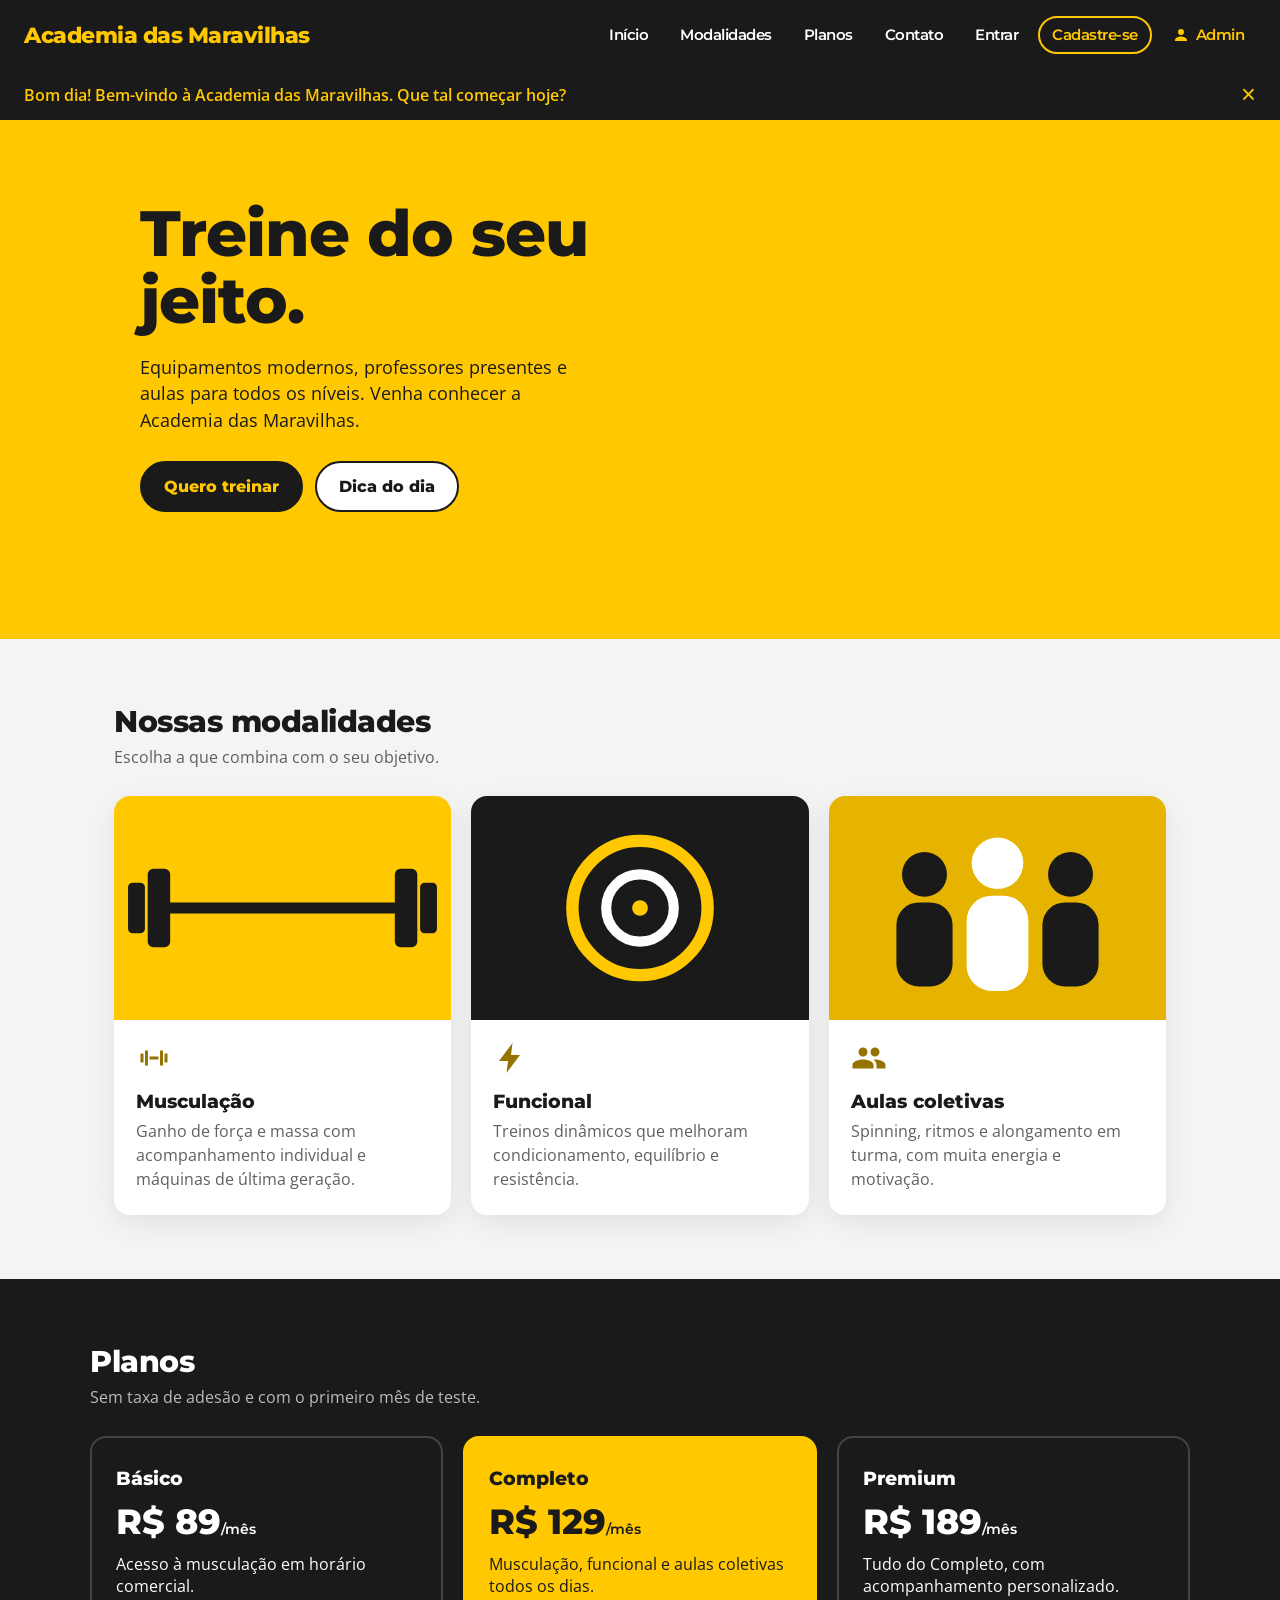
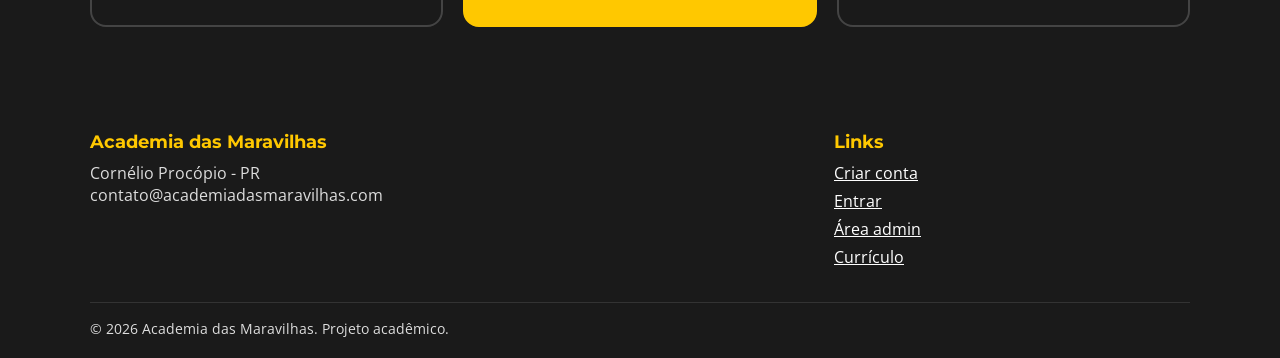
<file: index.html>
<!DOCTYPE html>
<html lang="pt-BR">
<head>
  <meta charset="UTF-8">
  <meta name="viewport" content="width=device-width, initial-scale=1">
  <title>Academia das Maravilhas</title>
  <link rel="preconnect" href="https://fonts.googleapis.com">
  <link href="https://fonts.googleapis.com/css2?family=Montserrat:wght@400;600;800&amp;family=Open+Sans:wght@400;600&amp;display=swap" rel="stylesheet">
  <link rel="stylesheet" href="style.css">
  <link rel="stylesheet" href="index.css">
</head>
<body class="home">

  <header class="topo topo-nav">
    <a href="index.html" class="logo">Academia das Maravilhas</a>

    <button type="button" class="menu-botao" id="menu-botao" hidden aria-expanded="false" aria-controls="menu">
      Menu
    </button>

    <nav aria-label="Navegação principal">
      <ul class="menu" id="menu">
        <li><a href="#inicio">Início</a></li>
        <li><a href="#modalidades">Modalidades</a></li>
        <li><a href="#planos">Planos</a></li>
        <li><a href="#contato">Contato</a></li>
        <li><a href="login.html" id="menu-entrar">Entrar</a></li>
        <li id="menu-cadastro"><a href="cadastro.html" class="menu-destaque">Cadastre-se</a></li>
        <li id="menu-conta" hidden><button type="button" id="sair">Sair</button></li>
        <li>
          <a href="admin.html" class="menu-admin">
            <svg class="icone" viewBox="0 0 24 24" aria-hidden="true"><path fill="currentColor" d="M12 12a4 4 0 1 0 0-8 4 4 0 0 0 0 8zm0 2c-3.3 0-8 1.7-8 5v1h16v-1c0-3.3-4.7-5-8-5z"/></svg>
            Admin
          </a>
        </li>
      </ul>
    </nav>
  </header>

  <main>
    <div id="boas-vindas" class="boas-vindas" hidden>
      <p id="boas-vindas-texto" role="status"></p>
      <button type="button" id="boas-vindas-fechar" aria-label="Fechar mensagem">&times;</button>
    </div>

    <section class="hero" id="inicio">
      <div class="hero-texto">
        <h1>Treine do seu jeito.</h1>
        <p>Equipamentos modernos, professores presentes e aulas para todos os níveis. Venha conhecer a Academia das Maravilhas.</p>
        <div class="botoes">
          <a href="cadastro.html" class="btn btn-primario">Quero treinar</a>
          <button type="button" class="btn btn-secundario" id="botao-dica">Dica do dia</button>
        </div>
        <p class="dica" id="dica" role="status"></p>
      </div>
    </section>

    <section class="secao" id="modalidades">
      <h2>Nossas modalidades</h2>
      <p class="secao-sub">Escolha a que combina com o seu objetivo.</p>

      <div class="grade">
        <article class="card">
          <img src="imagens/musculacao.svg" alt="Ilustração de uma barra com anilhas de musculação" width="600" height="400">
          <div class="card-corpo">
            <svg class="icone icone-card" viewBox="0 0 24 24" aria-hidden="true"><path fill="currentColor" d="M3 9h2v6H3V9zm3-2h2v10H6V7zm10 0h2v10h-2V7zm3 2h2v6h-2V9zM9 11h6v2H9v-2z"/></svg>
            <h3>Musculação</h3>
            <p>Ganho de força e massa com acompanhamento individual e máquinas de última geração.</p>
          </div>
        </article>

        <article class="card">
          <img src="imagens/funcional.svg" alt="Ilustração de um alvo representando o treino funcional" width="600" height="400">
          <div class="card-corpo">
            <svg class="icone icone-card" viewBox="0 0 24 24" aria-hidden="true"><path fill="currentColor" d="M13 2 4 14h6l-1 8 9-12h-6l1-8z"/></svg>
            <h3>Funcional</h3>
            <p>Treinos dinâmicos que melhoram condicionamento, equilíbrio e resistência.</p>
          </div>
        </article>

        <article class="card">
          <img src="imagens/aulas-coletivas.svg" alt="Ilustração de três pessoas em uma aula coletiva" width="600" height="400">
          <div class="card-corpo">
            <svg class="icone icone-card" viewBox="0 0 24 24" aria-hidden="true"><path fill="currentColor" d="M16 11a3 3 0 1 0 0-6 3 3 0 0 0 0 6zM8 11a3 3 0 1 0 0-6 3 3 0 0 0 0 6zm0 2c-2.3 0-7 1.2-7 3.5V19h14v-2.5C15 14.2 10.3 13 8 13zm8 0c-.3 0-.6 0-1 .1 1.2.8 2 1.9 2 3.4V19h6v-2.5c0-2.3-4.700-3.500-7-3.500z"/></svg>
            <h3>Aulas coletivas</h3>
            <p>Spinning, ritmos e alongamento em turma, com muita energia e motivação.</p>
          </div>
        </article>
      </div>
    </section>

    <section class="secao secao-escura" id="planos">
      <h2>Planos</h2>
      <p class="secao-sub">Sem taxa de adesão e com o primeiro mês de teste.</p>

      <ul class="planos">
        <li class="plano">
          <h3>Básico</h3>
          <p class="preco">R$ 89<span>/mês</span></p>
          <p>Acesso à musculação em horário comercial.</p>
        </li>
        <li class="plano plano-destaque">
          <h3>Completo</h3>
          <p class="preco">R$ 129<span>/mês</span></p>
          <p>Musculação, funcional e aulas coletivas todos os dias.</p>
        </li>
        <li class="plano">
          <h3>Premium</h3>
          <p class="preco">R$ 189<span>/mês</span></p>
          <p>Tudo do Completo, com acompanhamento personalizado.</p>
        </li>
      </ul>
    </section>
  </main>

  <footer class="rodape" id="contato">
    <div class="rodape-grade">
      <section>
        <h2>Academia das Maravilhas</h2>
        <p>Cornélio Procópio - PR</p>
        <p>contato@academiadasmaravilhas.com</p>
      </section>

      <nav aria-label="Links do rodapé">
        <h2>Links</h2>
        <ul>
          <li><a href="cadastro.html">Criar conta</a></li>
          <li><a href="login.html">Entrar</a></li>
          <li><a href="admin.html">Área admin</a></li>
          <li><a href="curriculo.html">Currículo</a></li>
        </ul>
      </nav>
    </div>
    <p class="copy">&copy; <span id="ano">2026</span> Academia das Maravilhas. Projeto acadêmico.</p>
  </footer>
  <script src="usuarios.js"></script>
  <script src="index.js"></script>
</body>
</html>
</file>
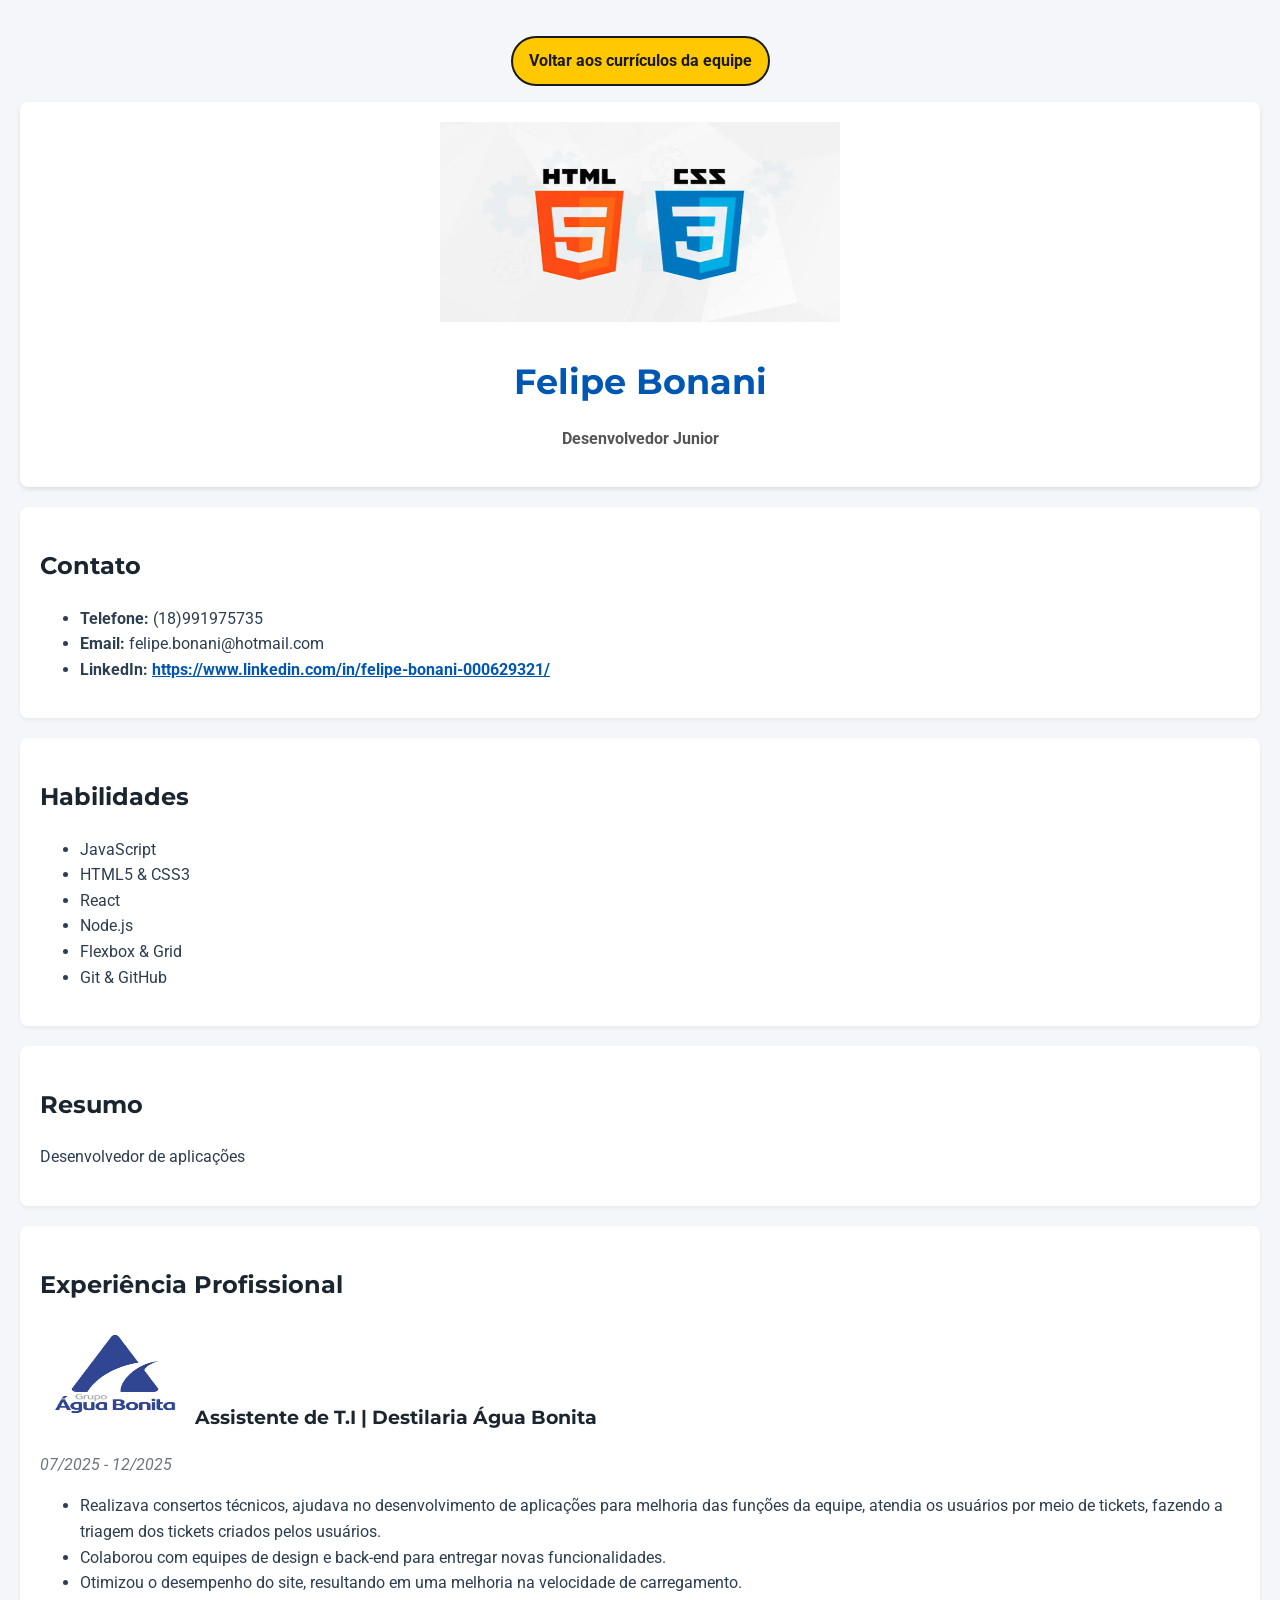
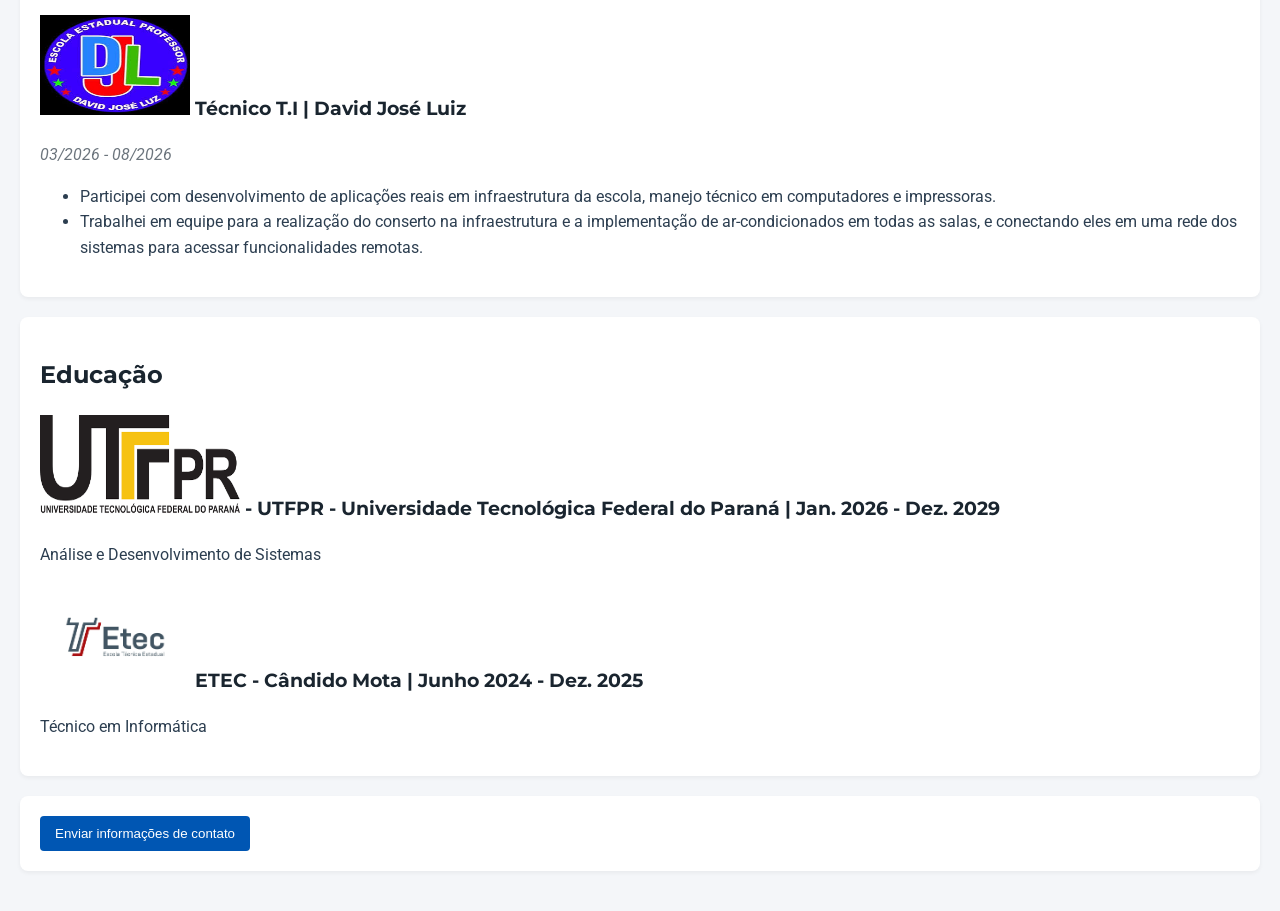
<file: curriculos/bonani/index.html>
<!DOCTYPE html>
<html lang="pt-BR">

<head>
  <meta charset="UTF-8">
  <meta name="viewport" content="width=device-width, initial-scale=1.0">
  <title>Currículo - Felipe Bonani</title>
  <link rel="preconnect" href="https://fonts.googleapis.com">
  <link rel="preconnect" href="https://fonts.gstatic.com" crossorigin>
  <link href="https://fonts.googleapis.com/css2?family=Montserrat:ital,wght@0,400;0,700;1,400&amp;family=Roboto:wght@400;700&amp;display=swap" rel="stylesheet">
  <link rel="stylesheet" href="estilo.css">
  <link rel="stylesheet" href="../navegacao.css">
</head>

<body>

  <nav class="voltar-equipe" aria-label="Navegação do currículo">
    <a href="../../curriculo.html">Voltar aos currículos da equipe</a>
  </nav>

  <div class="header">
    <img src="Imagens/imagem.jpeg" alt="Logotipos de HTML5 e CSS3" class="foto-perfil" width="400" height="200">
    <h1 id="titulo-principal">Felipe Bonani</h1>
    <p class="subtitulo">Desenvolvedor Junior</p>
  </div>

  <section class="contato">
    <h2>Contato</h2>
    <ul>
      <li><strong>Telefone:</strong> (18)991975735</li>
      <li><strong>Email:</strong> felipe.bonani@hotmail.com</li>
      <li><strong>LinkedIn:</strong> <a href="https://www.linkedin.com/in/felipe-bonani-000629321/">https://www.linkedin.com/in/felipe-bonani-000629321/</a></li>
    </ul>
  </section>

  <section class="habilidades">
    <h2>Habilidades</h2>
    <ul>
      <li>JavaScript</li>
      <li>HTML5 &amp; CSS3</li>
      <li>React</li>
      <li>Node.js</li>
      <li>Flexbox &amp; Grid</li>
      <li>Git &amp; GitHub</li>
    </ul>
  </section>

  <section class="resumo">
    <h2>Resumo</h2>
    <p>Desenvolvedor de aplicações</p>
  </section>

  <section class="experiencia">
    <h2>Experiência Profissional</h2>

    <div class="item-experiencia">
      <h3>
        <img src="Imagens/dabl.png" alt="Logo Destilaria Água Bonita" width="150" height="100">
        Assistente de T.I | Destilaria Água Bonita
      </h3>
      <p class="periodo">07/2025 - 12/2025</p>

      <ul>
        <li>Realizava consertos técnicos, ajudava no desenvolvimento de aplicações para melhoria das funções da equipe, atendia os usuários por meio de tickets, fazendo a triagem dos tickets criados pelos usuários.</li>
        <li>Colaborou com equipes de design e back-end para entregar novas funcionalidades.</li>
        <li>Otimizou o desempenho do site, resultando em uma melhoria na velocidade de carregamento.</li>
      </ul>
    </div>

    <div class="item-experiencia">
      <h3>
        <img src="Imagens/djl.jpg" alt="Logo David José Luiz" width="150" height="100">
        Técnico T.I | David José Luiz
      </h3>
      <p class="periodo">03/2026 - 08/2026</p>
      <ul>
        <li>Participei com desenvolvimento de aplicações reais em infraestrutura da escola, manejo técnico em computadores e impressoras.</li>
        <li>Trabalhei em equipe para a realização do conserto na infraestrutura e a implementação de ar-condicionados em todas as salas, e conectando eles em uma rede dos sistemas para acessar funcionalidades remotas.</li>
      </ul>
    </div>
  </section>

  <section class="educacao">
    <h2>Educação</h2>
    <div class="item-educacao">
      <div class="bloco-curso">
        <h3>
          <img src="Imagens/utfpr.png" alt="Logo UTFPR" width="200" height="100">
          - UTFPR - Universidade Tecnológica Federal do Paraná | Jan. 2026 - Dez. 2029
        </h3>
        <p>Análise e Desenvolvimento de Sistemas</p>
      </div>

      <div class="bloco-curso">
        <h3>
          <img src="Imagens/etec.png" alt="Logo ETEC" width="150" height="100">
          ETEC - Cândido Mota | Junho 2024 - Dez. 2025
        </h3>
        <p>Técnico em Informática</p>
      </div>
    </div>
  </section>

  <section class="acao-contato">
    <button type="button" id="btnAbrirModal">Enviar informações de contato</button>
  </section>

  <dialog id="modalContato">
    <form method="dialog">
      <h2>Informações de Contato</h2>

      <p>
        <label for="nome">Nome Completo:</label><br>
        <input type="text" id="nome" name="nome" required>
      </p>

      <p>
        <label for="instagram">Link para o Instagram:</label><br>
        <input type="url" id="instagram" name="instagram" placeholder="https://instagram.com/seu.usuario" required>
      </p>

      <p>
        <label for="whatsapp">Número do WhatsApp:</label><br>
        <input type="tel" id="whatsapp" name="whatsapp" placeholder="(00) 00000-0000" required>
      </p>

      <div>
        <button type="submit" value="enviar">Enviar</button>
        <button type="button" id="btnFecharModal">Fechar</button>
      </div>
    </form>
  </dialog>

  <script>
    const modal = document.getElementById('modalContato');
    const btnAbrir = document.getElementById('btnAbrirModal');
    const btnFechar = document.getElementById('btnFecharModal');

    btnAbrir.addEventListener('click', () => {
      modal.showModal();
    });

    btnFechar.addEventListener('click', () => {
      modal.close();
    });
  </script>
</body>

</html>
</file>
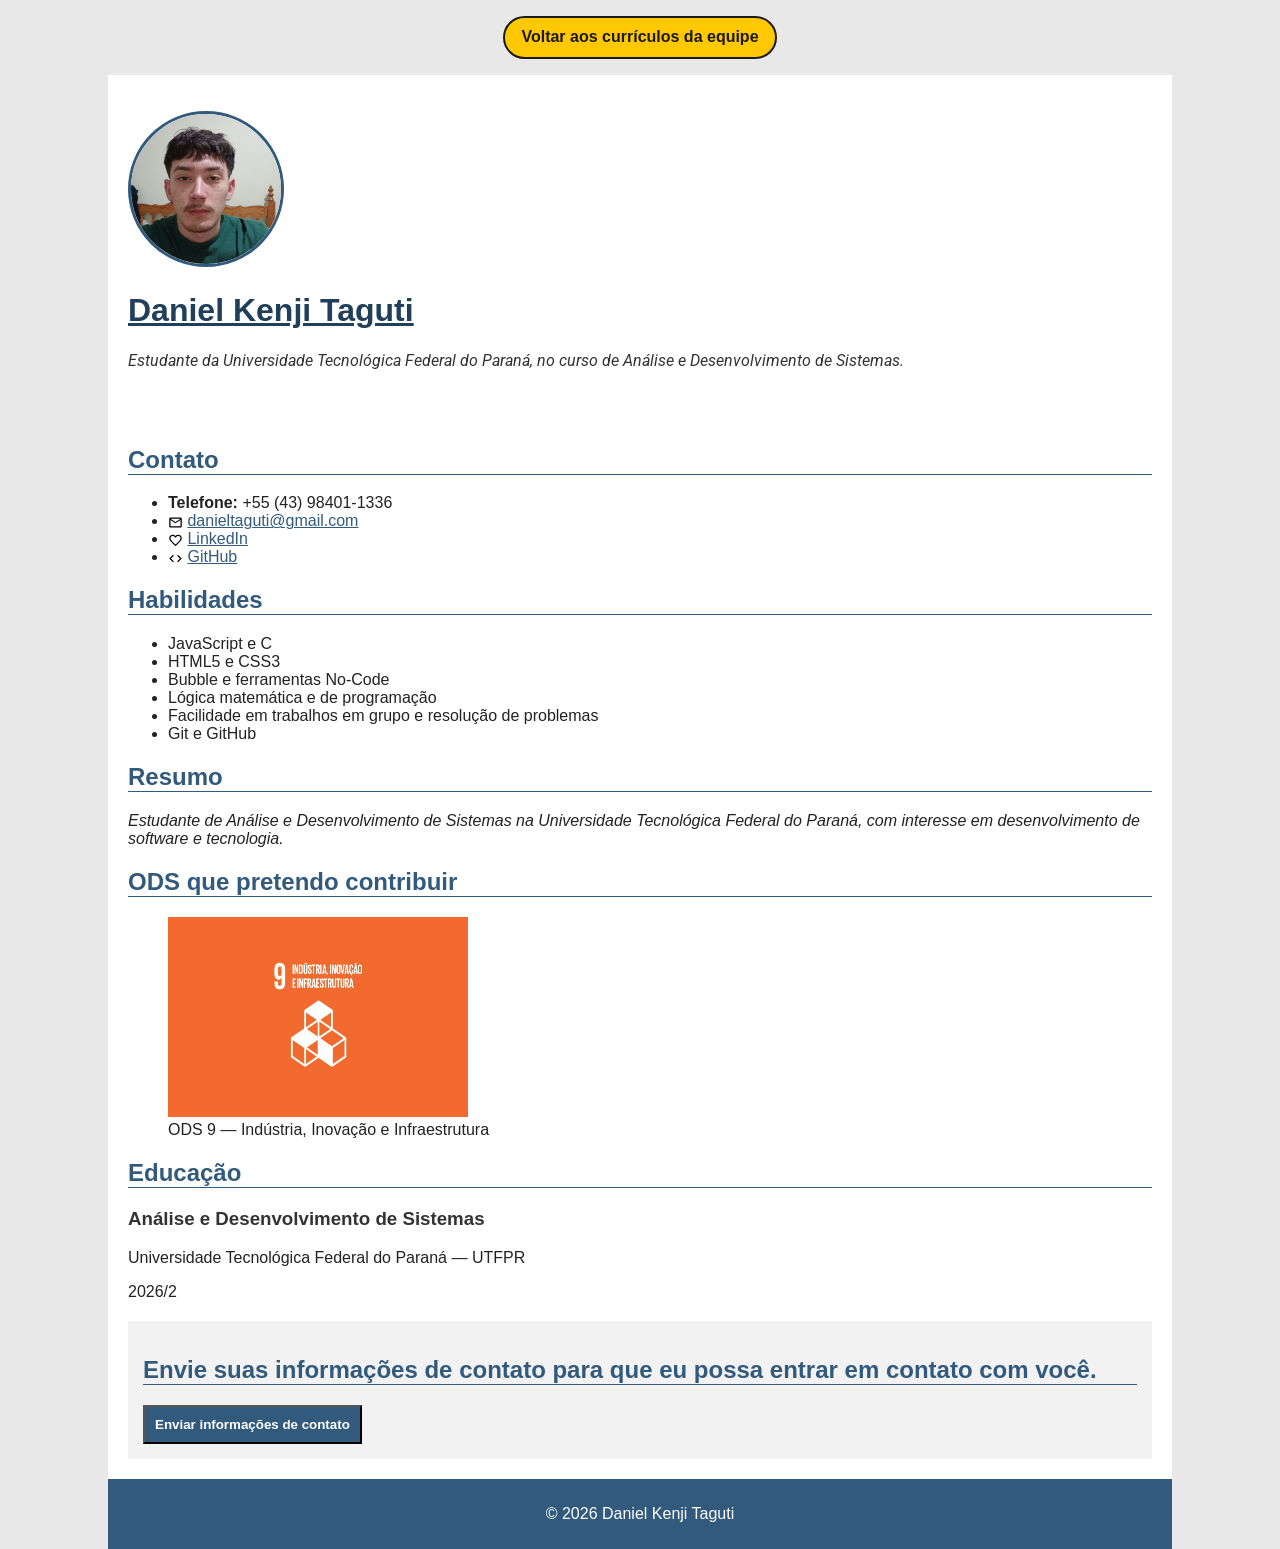
<file: curriculos/daniel/index.html>
<!DOCTYPE html>
<html lang="pt-BR">

<head>
  <meta charset="UTF-8">
  <meta name="viewport" content="width=device-width, initial-scale=1.0">

  <title>Currículo - Daniel Kenji Taguti</title>

  <!-- Arquivo CSS externo -->
  <link rel="stylesheet" href="style.css">
  <link rel="stylesheet" href="../navegacao.css">
</head>

<body>

  <nav class="voltar-equipe" aria-label="Navegação do currículo">
    <a href="../../curriculo.html">Voltar aos currículos da equipe</a>
  </nav>


  <header class="header">

    <figure>
      <img
        src="Daniel.jpeg"
        alt="Foto de Daniel Kenji Taguti"
        class="foto-perfil"
        width="200"
        height="200"
      >
    </figure>

    <h1>Daniel Kenji Taguti</h1>

    <p>
      Estudante da Universidade Tecnológica Federal do Paraná,
      no curso de Análise e Desenvolvimento de Sistemas.
    </p>

  </header>

  <main>

    <section class="contato">

      <h2>Contato</h2>

      <ul>

        <li>
          <strong>Telefone:</strong>
          +55 (43) 98401-1336
        </li>

        <li>

          <img
            src="mail_black.svg"
            alt="Ícone de email"
            class="icone"
            height="15"
            width="15"
          >

          <a href="mailto:danieltaguti@gmail.com">
            danieltaguti@gmail.com
          </a>

        </li>

        <li>

          <img
            src="favorite_black.svg"
            alt="Ícone do LinkedIn"
            class="icone"
            height="15"
            width="15"
          >

          <a
            href="https://www.linkedin.com/in/daniel-kenji-taguti-313451431/"
            target="_blank"
          >
            LinkedIn
          </a>

        </li>

        <li>

          <img
            src="code_black.svg"
            alt="Ícone do GitHub"
            class="icone"
            height="15"
            width="15"
          >

          <a
            href="https://github.com/DanKenTa"
            target="_blank"
          >
            GitHub
          </a>

        </li>

      </ul>

    </section>


    <section class="habilidades">

      <h2>Habilidades</h2>

      <ul>
        <li>JavaScript e C</li>
        <li>HTML5 e CSS3</li>
        <li>Bubble e ferramentas No-Code</li>
        <li>Lógica matemática e de programação</li>
        <li>Facilidade em trabalhos em grupo e resolução de problemas</li>
        <li>Git e GitHub</li>
      </ul>

    </section>


    <section class="resumo">

      <h2>Resumo</h2>

      <p>
        Estudante de Análise e Desenvolvimento de Sistemas na
        Universidade Tecnológica Federal do Paraná, com interesse
        em desenvolvimento de software e tecnologia.
      </p>

    </section>


    <section class="ods">

      <h2>ODS que pretendo contribuir</h2>

      <figure>

        <img
          src="ods_9.jpg"
          alt="Ícone do ODS 9"
          class="imagem-ods"
          height="200"
          width="300"
        >

        <figcaption>
          ODS 9 — Indústria, Inovação e Infraestrutura
        </figcaption>

      </figure>

    </section>


    <section class="educacao">

      <h2>Educação</h2>

      <div class="item-educacao">

        <h3>Análise e Desenvolvimento de Sistemas</h3>

        <p>
          Universidade Tecnológica Federal do Paraná — UTFPR
        </p>

        <p>
          2026/2
        </p>

      </div>

    </section>


    <section class="area-contato">

      <h2 class="chamada-contato">
        Envie suas informações de contato para que eu possa entrar
        em contato com você.
      </h2>

      <button type="button" id="abrir-modal">
        Enviar informações de contato
      </button>

    </section>

  </main>


  <dialog id="modal-contato">

    <form id="form-contato" method="dialog" novalidate>

      <h2>Formulário de contato</h2>

      <p>

        <label for="nome-completo">
          Nome completo:
        </label>

        <br>

        <input
          type="text"
          id="nome-completo"
          name="nome-completo"
          placeholder="Digite seu nome completo"
        >

      </p>


      <p>

        <label for="instagram">
          Link para o Instagram:
        </label>

        <br>

        <input
          type="url"
          id="instagram"
          name="instagram"
          placeholder="https://www.instagram.com/seu-usuario"
        >

      </p>


      <p>

        <label for="whatsapp">
          Número do WhatsApp:
        </label>

        <br>

        <input
          type="tel"
          id="whatsapp"
          name="whatsapp"
          placeholder="(00) 00000-0000"
        >

      </p>


      <div class="botoes-formulario">

        <button type="submit">
          Enviar
        </button>

        <button type="button" id="fechar-modal">
          Fechar
        </button>

      </div>

    </form>

  </dialog>


  <footer>

    <p>
      © 2026 Daniel Kenji Taguti
    </p>

  </footer>


  <script>

    const modal = document.getElementById('modal-contato');
    const abrirModal = document.getElementById('abrir-modal');
    const fecharModal = document.getElementById('fechar-modal');
    const formulario = document.getElementById('form-contato');
    const nomeCompleto = document.getElementById('nome-completo');
    const instagram = document.getElementById('instagram');
    const whatsapp = document.getElementById('whatsapp');


    // Abre o modal
    abrirModal.addEventListener('click', () => {

      modal.showModal();

    });


    // Fecha o modal
    fecharModal.addEventListener('click', () => {

      modal.close();

    });


    // Validação do formulário
    formulario.addEventListener('submit', (evento) => {

      evento.preventDefault();


      const instagramValido =
        /^https:\/\/(www\.)?instagram\.com\/.+/.test(
          instagram.value.trim()
        );


      if (nomeCompleto.value.trim() === '') {

        alert('Informe o nome completo.');

        nomeCompleto.focus();

        return;
      }


      if (!instagramValido) {

        alert(
          'Informe um link válido do Instagram, começando com https://instagram.com/.'
        );

        instagram.focus();

        return;
      }


      if (!/^[0-9]+$/.test(whatsapp.value.trim())) {

        alert('Informe apenas números no WhatsApp.');

        whatsapp.focus();

      return;
    }


      alert('Formulário enviado com sucesso!');

      formulario.reset();

      modal.close();

    });

  </script>

</body>

</html>
</file>
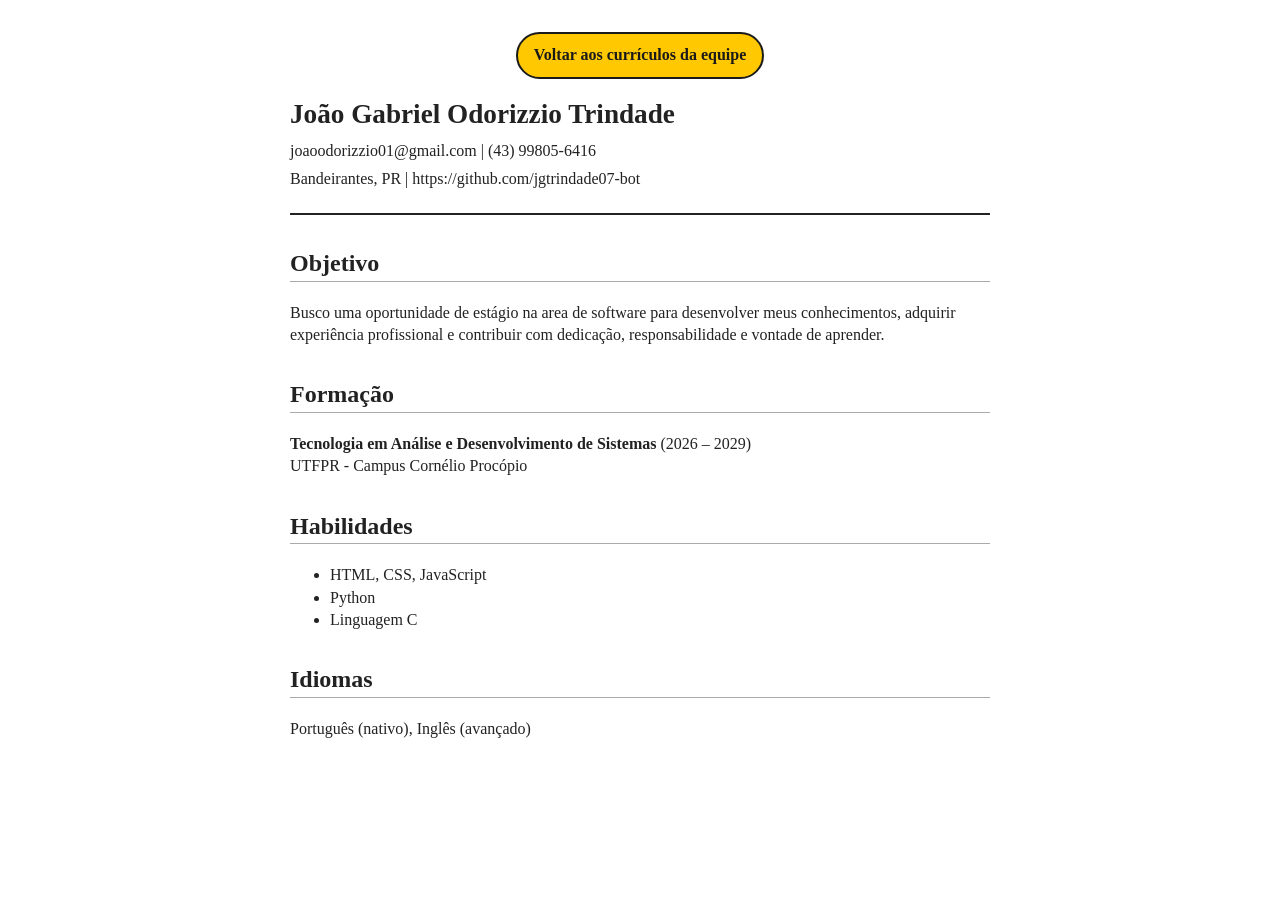
<file: curriculos/joao/index.html>
<!DOCTYPE html>
<html lang="pt-BR">
<head>
  <meta charset="UTF-8">
  <meta name="viewport" content="width=device-width, initial-scale=1">
  <title>Currículo João Gabriel</title>
  <style>
    body { font-family: Georgia, serif; max-width: 700px; margin: 2rem auto; padding: 0 1rem; line-height: 1.4; color: #222; }
    header { display: flex; align-items: center; gap: 1.5rem; border-bottom: 2px solid #222; padding-bottom: 1rem; }
    h1 { margin: 0; 
    font-size: 1.7rem; }
    h2 { border-bottom: 1px solid #aaa; margin-top: 2rem; }
    p, ul { margin: 0.4rem 0; }
  </style>
  <link rel="stylesheet" href="../navegacao.css">
</head>
<body>

  <nav class="voltar-equipe" aria-label="Navegação do currículo">
    <a href="../../curriculo.html">Voltar aos currículos da equipe</a>
  </nav>


<header>
  <div>
    <h1>João Gabriel Odorizzio Trindade</h1>
    <p>joaoodorizzio01@gmail.com | (43) 99805-6416</p>
    <p>Bandeirantes, PR | https://github.com/jgtrindade07-bot</p>
  </div>
</header>

<h2>Objetivo</h2>
<p>Busco uma oportunidade de estágio na area de software para desenvolver meus conhecimentos, adquirir
experiência profissional e contribuir com dedicação, responsabilidade e vontade de aprender.</p>

<h2>Formação</h2>
<p><strong>Tecnologia em Análise e Desenvolvimento de Sistemas</strong> (2026 – 2029)<br>
UTFPR - Campus Cornélio Procópio</p>

<h2>Habilidades</h2>
<ul>
  <li>HTML, CSS, JavaScript</li>
  <li>Python</li>
  <li>Linguagem C</li>
</ul>

<h2>Idiomas</h2>
<p>Português (nativo), Inglês (avançado)</p>

</body>
</html>
</file>
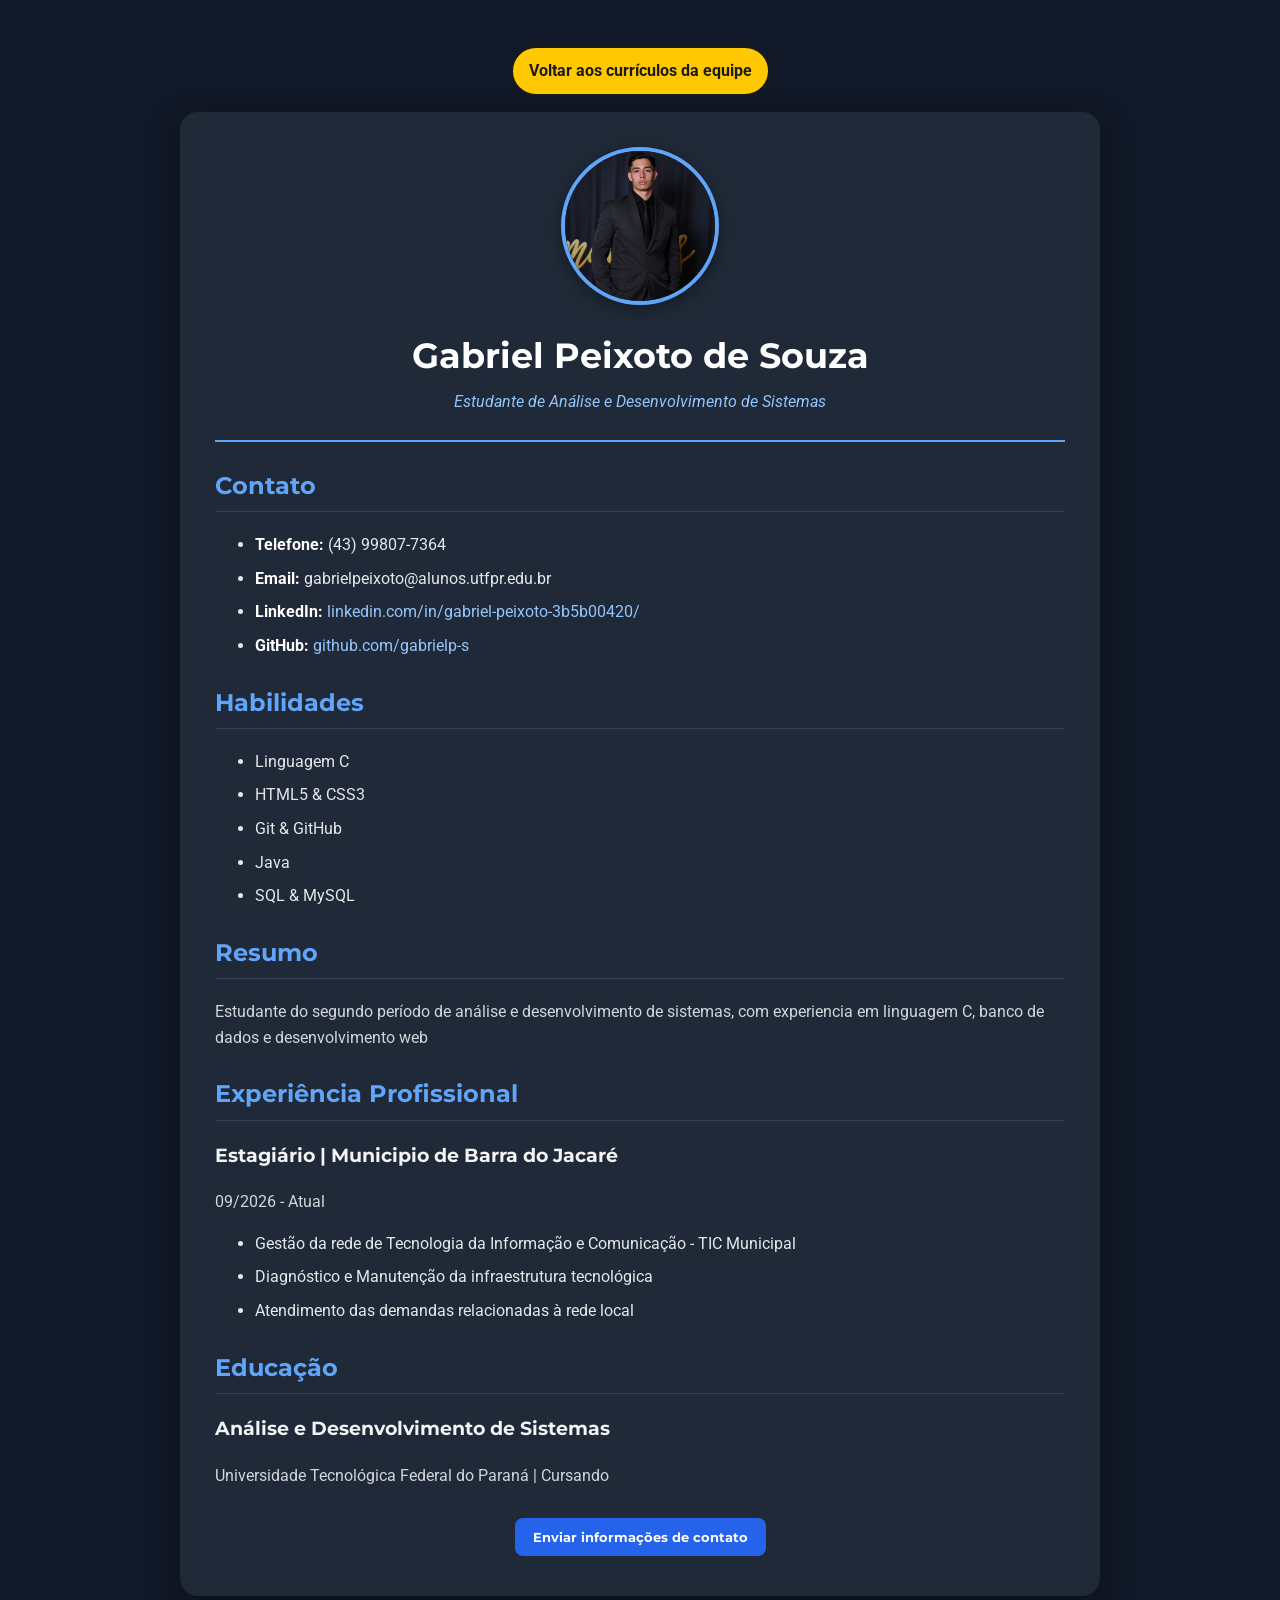
<file: curriculos/peixoto/index.html>
<!DOCTYPE html>
<html lang="pt-BR">
    <head>
        <meta charset="UTF-8">
        <meta name="viewport" content="width=device-width, initial-scale=1.0">
        <title>Currículo - Gabriel Peixoto de Souza</title>
        <link rel="icon" type="image/jpeg" href="icones/favico.jpg">
        <link rel="stylesheet" href="style.css">
      <link rel="stylesheet" href="../navegacao.css">
</head>

    <body>

  <nav class="voltar-equipe" aria-label="Navegação do currículo">
    <a href="../../curriculo.html">Voltar aos currículos da equipe</a>
  </nav>

        <main class="curriculo">
            <div class="header">
                <img src="img/foto-perfil.png"
                     alt="Foto de Gabriel Peixoto de Souza" class="foto-perfil" width="100" height="100">
                <h1 id="titulo-principal">Gabriel Peixoto de Souza</h1>
                <p>Estudante de Análise e Desenvolvimento de Sistemas</p>
            </div>

            <section class="contato">
                <h2>Contato</h2>
                <ul>
                    <li><strong>Telefone: </strong>(43) 99807-7364</li>
                    <li><strong>Email: </strong>gabrielpeixoto@alunos.utfpr.edu.br</li>
                    <li><strong>LinkedIn: </strong><a href="https://www.linkedin.com/in/gabriel-peixoto-3b5b00420/">linkedin.com/in/gabriel-peixoto-3b5b00420/</a></li>
                    <li><strong>GitHub: </strong><a href="https://github.com/gabrielp-s">github.com/gabrielp-s</a></li>
                </ul>
            </section>

            <section class="habilidades">
                <h2>Habilidades</h2>
                <ul>
                    <li>Linguagem C</li>
                    <li>HTML5 &amp; CSS3</li>
                    <li>Git &amp; GitHub</li>
                    <li>Java</li>
                    <li>SQL &amp; MySQL</li>
                </ul>
            </section>

            <section class="resumo">
                <h2>Resumo</h2>
                <p>Estudante do segundo período de análise e desenvolvimento de sistemas, com experiencia em linguagem C, banco de dados e desenvolvimento web</p>
            </section>

            <section class="experiencia">
                <h2>Experiência Profissional</h2>
                <h3>Estagiário | Municipio de Barra do Jacaré</h3>
                <p>09/2026 - Atual</p>
                <ul>
                    <li>Gestão da rede de Tecnologia da Informação e Comunicação - TIC Municipal</li>
                    <li>Diagnóstico e Manutenção da infraestrutura tecnológica</li>
                    <li>Atendimento das demandas relacionadas à rede local</li>
                </ul>
            </section>

            <section class="educação">
                <h2>Educação</h2>
                <h3>Análise e Desenvolvimento de Sistemas</h3>
                <p>Universidade Tecnológica Federal do Paraná | Cursando</p>
            </section>

            <button class="botao-contato" onclick="document.getElementById('modalContato').showModal()">
                Enviar informações de contato
            </button>
        </main>

        <dialog id="modalContato">
            <h2>Deixe seu contato</h2>

            <form method="dialog">
                <p>
                    <label for="nomeCompleto">Nome Completo:</label><br>
                    <input type="text" id="nomeCompleto" name="nomeCompleto" required>
                </p>

                <p>
                    <label for="instagramLink">Link para o Instagram:</label><br>
                    <input type="url" id="instagramLink" name="instagramLink"
                           placeholder="https://instagram.com/seuusuario">
                </p>

                <p>
                    <label for="whatsappNum">Número do WhatsApp:</label><br>
                    <input type="tel" id="whatsappNum" name="whatsappNum" placeholder="(XX) 9XXXX-XXXX">
                </p>

                <br>
                <button type="submit">Enviar</button>
                <button type="button" onclick="document.getElementById('modalContato').close()">Fechar</button>
            </form>
        </dialog>
    </body>
</html>
</file>
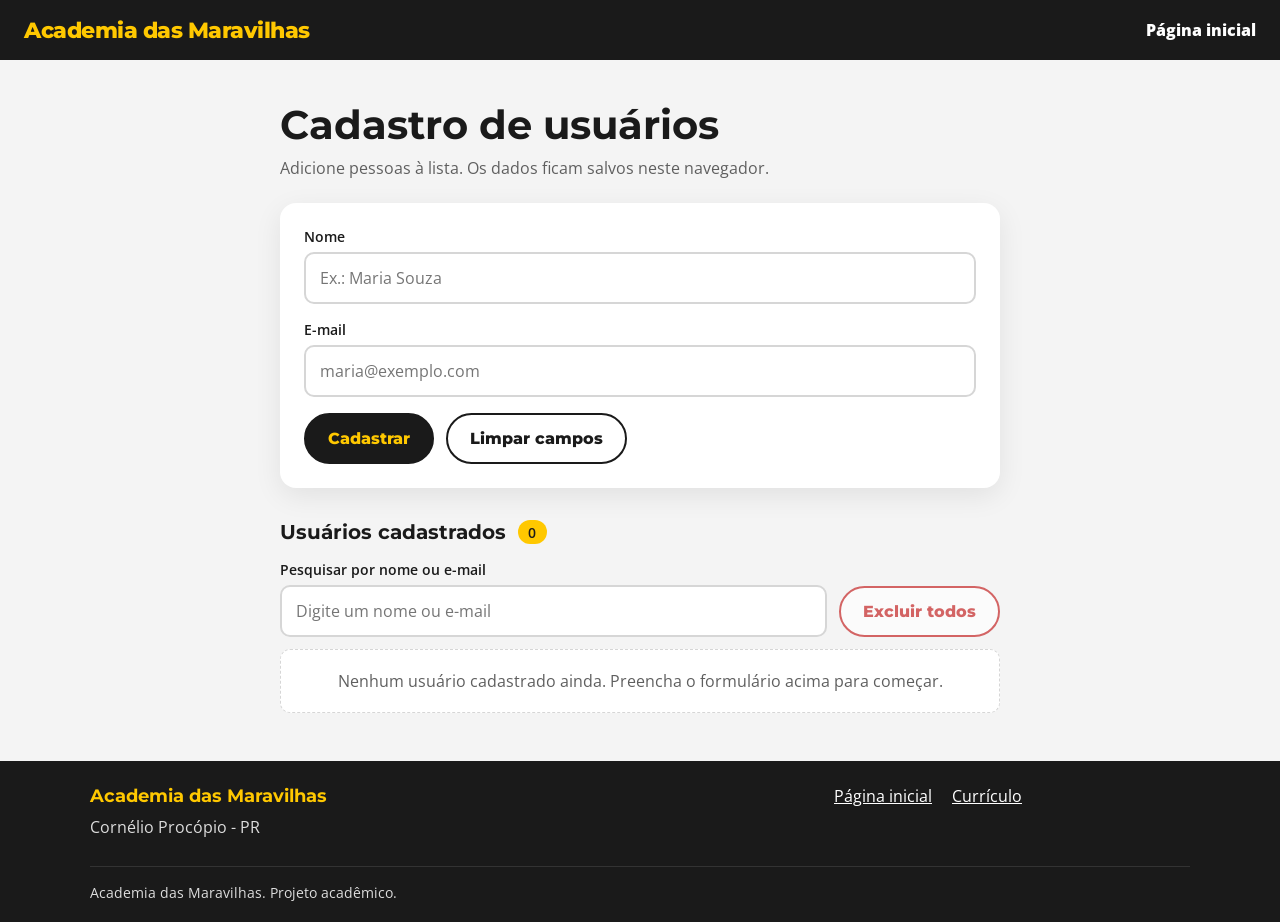
<file: admin.html>
<!DOCTYPE html>
<html lang="pt-BR">
<head>
  <meta charset="UTF-8">
  <meta name="viewport" content="width=device-width, initial-scale=1">
  <title>Admin – Cadastro de usuários</title>
  <link rel="preconnect" href="https://fonts.googleapis.com">
  <link href="https://fonts.googleapis.com/css2?family=Montserrat:wght@400;600;800&amp;family=Open+Sans:wght@400;600&amp;display=swap" rel="stylesheet">
  <link rel="stylesheet" href="style.css">
  <link rel="stylesheet" href="admin.css">
</head>
<body class="pagina-admin">
  <header class="topo topo-interno">
    <a class="logo" href="index.html">Academia das Maravilhas</a>
    <a class="topo-voltar" href="index.html">Página inicial</a>
  </header>
  <main class="admin">
    <header class="admin__header">
      <h1>Cadastro de usuários</h1>
      <p>Adicione pessoas à lista. Os dados ficam salvos neste navegador.</p>
    </header>

    <form id="form-usuario" class="form" novalidate>
      <div class="campo">
        <label for="nome">Nome</label>
        <input type="text" id="nome" name="nome" placeholder="Ex.: Maria Souza" autocomplete="name" maxlength="120" aria-describedby="mensagem" required>
      </div>

      <div class="campo">
        <label for="email">E-mail</label>
        <input type="email" id="email" name="email" placeholder="maria@exemplo.com" autocomplete="email" maxlength="254" aria-describedby="mensagem" required>
      </div>

      <p id="mensagem" class="mensagem" role="status"></p>

      <div class="form__acoes">
        <button type="submit" class="btn btn-primario">Cadastrar</button>
        <button type="reset" class="btn btn-secundario">Limpar campos</button>
      </div>
    </form>

    <section class="lista" aria-labelledby="titulo-lista">
      <div class="lista__topo">
        <h2 id="titulo-lista">Usuários cadastrados</h2>
        <span id="contador" class="contador" role="status" aria-label="Total de usuários exibidos">0</span>
      </div>

      <div class="lista__acoes">
        <div class="campo">
          <label for="pesquisa-usuario">Pesquisar por nome ou e-mail</label>
          <input
            type="search"
            id="pesquisa-usuario"
            placeholder="Digite um nome ou e-mail"
            autocomplete="off"
            aria-controls="lista-usuarios"
          >
        </div>

        <button type="button" id="excluir-todos" class="btn btn-perigo" disabled>
          Excluir todos
        </button>
      </div>

      <p id="mensagem-lista" class="mensagem lista__mensagem" role="status"></p>

      <ul id="lista-usuarios" class="usuarios"></ul>

      <p id="sem-resultados" class="vazio" hidden>
        Nenhum usuário corresponde à pesquisa.
      </p>

      <p id="lista-vazia" class="vazio">
        Nenhum usuário cadastrado ainda. Preencha o formulário acima para começar.
      </p>

      <template id="modelo-excluir-usuario">
        <button type="button" class="btn btn-perigo usuario__excluir">Excluir</button>
      </template>
    </section>
  </main>

  <footer class="rodape rodape-interno">
    <div class="rodape-grade">
      <section>
        <h2>Academia das Maravilhas</h2>
        <p>Cornélio Procópio - PR</p>
      </section>
      <nav aria-label="Links do rodapé">
        <a href="index.html">Página inicial</a>
        <a href="curriculo.html">Currículo</a>
      </nav>
    </div>
    <p class="copy">Academia das Maravilhas. Projeto acadêmico.</p>
  </footer>

  <script src="usuarios.js"></script>
  <script src="admin.js"></script>
</body>
</html>
</file>
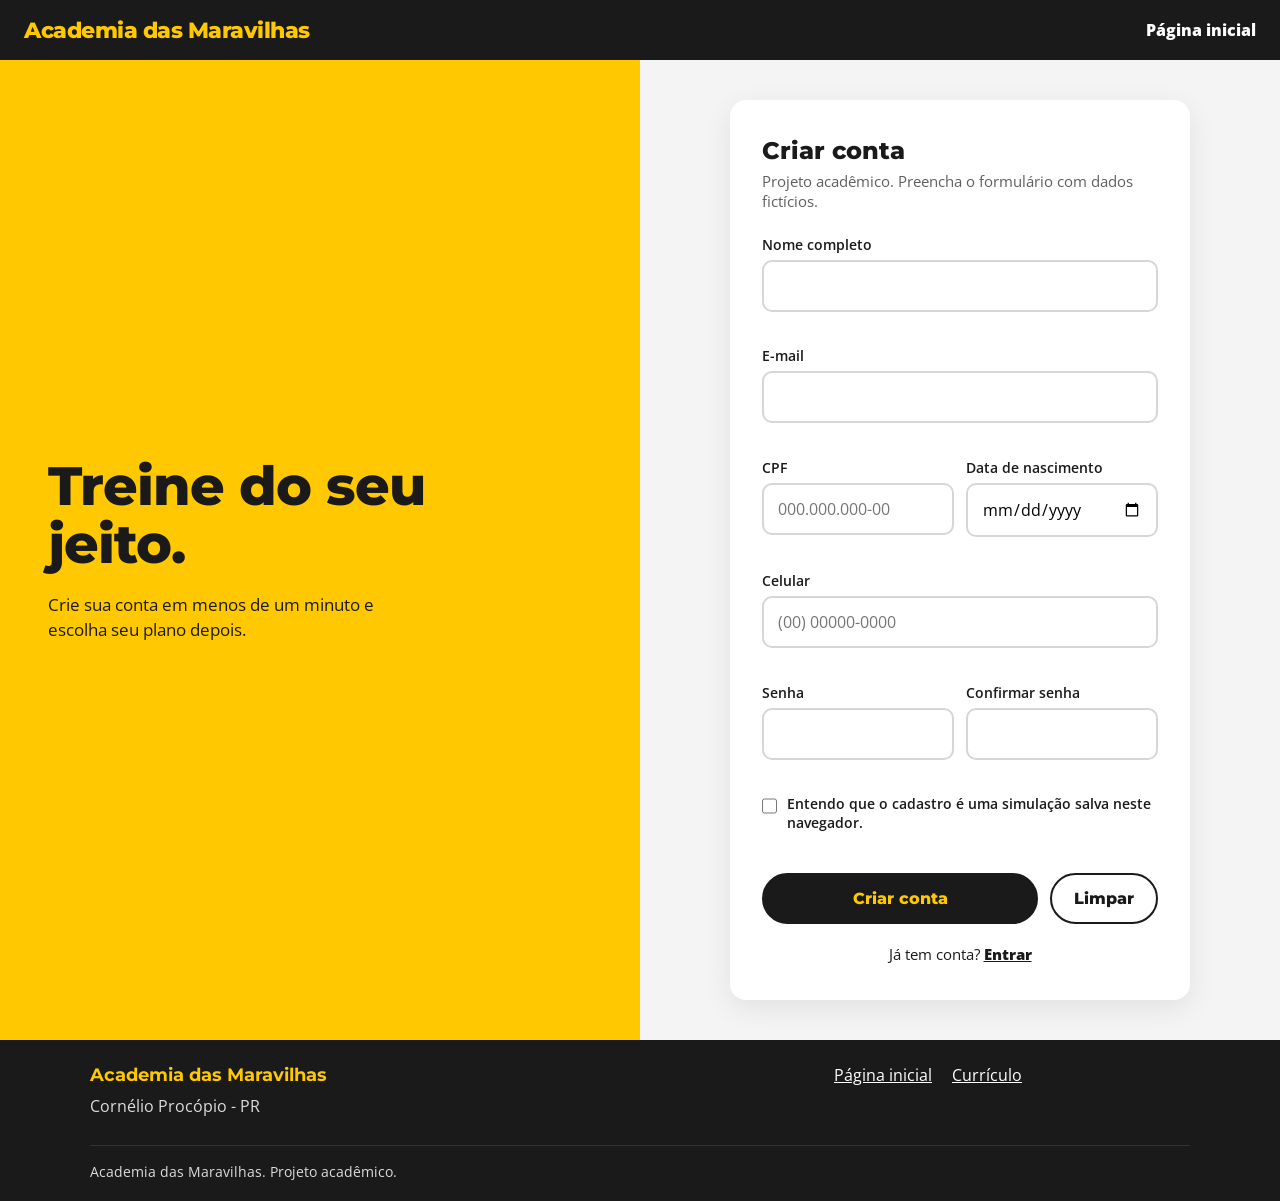
<file: cadastro.html>
<!DOCTYPE html>
<html lang="pt-BR">
<head>
  <meta charset="UTF-8">
  <meta name="viewport" content="width=device-width, initial-scale=1">
  <title>Cadastro | Academia das Maravilhas</title>
  <link rel="preconnect" href="https://fonts.googleapis.com">
  <link href="https://fonts.googleapis.com/css2?family=Montserrat:wght@400;600;800&amp;family=Open+Sans:wght@400;600&amp;display=swap" rel="stylesheet">
  <link rel="stylesheet" href="style.css">
</head>
<body>
  <header class="topo topo-interno">
    <a class="logo" href="index.html">Academia das Maravilhas</a>
    <a class="topo-voltar" href="index.html">Página inicial</a>
  </header>

  <main class="pagina">
    <section class="destaque">
      <h1>Treine do seu jeito.</h1>
      <p>Crie sua conta em menos de um minuto e escolha seu plano depois.</p>
    </section>

    <section class="painel">
      <div class="cartao">
        <h2>Criar conta</h2>
        <p class="sub">Projeto acadêmico. Preencha o formulário com dados fictícios.</p>

        <form id="form-cadastro" novalidate>
          <div class="campo">
            <label for="nome">Nome completo</label>
            <input type="text" id="nome" name="nome" maxlength="120" autocomplete="name" aria-describedby="erro-nome">
            <span id="erro-nome" class="erro" aria-live="polite"></span>
          </div>

          <div class="campo">
            <label for="email">E-mail</label>
            <input type="email" id="email" name="email" maxlength="254" autocomplete="email" aria-describedby="erro-email">
            <span id="erro-email" class="erro" aria-live="polite"></span>
          </div>

          <div class="duas-colunas">
            <div class="campo">
              <label for="cpf">CPF</label>
              <input type="text" id="cpf" name="cpf" inputmode="numeric" maxlength="14" placeholder="000.000.000-00" aria-describedby="erro-cpf">
              <span id="erro-cpf" class="erro" aria-live="polite"></span>
            </div>
            <div class="campo">
              <label for="nascimento">Data de nascimento</label>
              <input type="date" id="nascimento" name="nascimento" autocomplete="bday" aria-describedby="erro-nascimento">
              <span id="erro-nascimento" class="erro" aria-live="polite"></span>
            </div>
          </div>

          <div id="bloco-responsavel" hidden>
            <div class="campo">
              <label for="responsavel">Nome do responsável</label>
              <input type="text" id="responsavel" name="responsavel" aria-describedby="erro-responsavel">
              <span id="erro-responsavel" class="erro" aria-live="polite"></span>
            </div>
            <div class="campo">
              <label class="termos">
                <input type="checkbox" id="autorizacao" name="autorizacao" aria-describedby="erro-autorizacao">
                <span>Um responsável vai me acompanhar nos treinos.</span>
              </label>
              <span id="erro-autorizacao" class="erro" aria-live="polite"></span>
            </div>
          </div>

          <div class="campo">
            <label for="telefone">Celular</label>
            <input type="tel" id="telefone" name="telefone" maxlength="15" placeholder="(00) 00000-0000" autocomplete="tel" aria-describedby="erro-telefone">
            <span id="erro-telefone" class="erro" aria-live="polite"></span>
          </div>

          <div class="duas-colunas">
            <div class="campo">
              <label for="senha">Senha</label>
              <input type="password" id="senha" name="senha" maxlength="128" autocomplete="new-password" aria-describedby="erro-senha">
              <span id="erro-senha" class="erro" aria-live="polite"></span>
            </div>
            <div class="campo">
              <label for="confirma">Confirmar senha</label>
              <input type="password" id="confirma" name="confirma" maxlength="128" autocomplete="new-password" aria-describedby="erro-confirma">
              <span id="erro-confirma" class="erro" aria-live="polite"></span>
            </div>
          </div>

          <div class="campo">
            <label class="termos">
              <input type="checkbox" id="termos" name="termos" aria-describedby="erro-termos">
              <span>Entendo que o cadastro é uma simulação salva neste navegador.</span>
            </label>
            <span id="erro-termos" class="erro" aria-live="polite"></span>
          </div>

          <div class="botoes">
            <button type="submit" class="btn btn-primario">Criar conta</button>
            <button type="reset" class="btn btn-secundario">Limpar</button>
          </div>

          <div id="mensagem" class="mensagem" role="status"></div>
        </form>

        <p class="alternar">Já tem conta? <a href="login.html">Entrar</a></p>
      </div>
    </section>
  </main>

  <footer class="rodape rodape-interno">
    <div class="rodape-grade">
      <section>
        <h2>Academia das Maravilhas</h2>
        <p>Cornélio Procópio - PR</p>
      </section>
      <nav aria-label="Links do rodapé">
        <a href="index.html">Página inicial</a>
        <a href="curriculo.html">Currículo</a>
      </nav>
    </div>
    <p class="copy">Academia das Maravilhas. Projeto acadêmico.</p>
  </footer>

  <script src="usuarios.js"></script>
  <script src="senha.js"></script>
  <script src="cadastro.js"></script>
</body>
</html>
</file>
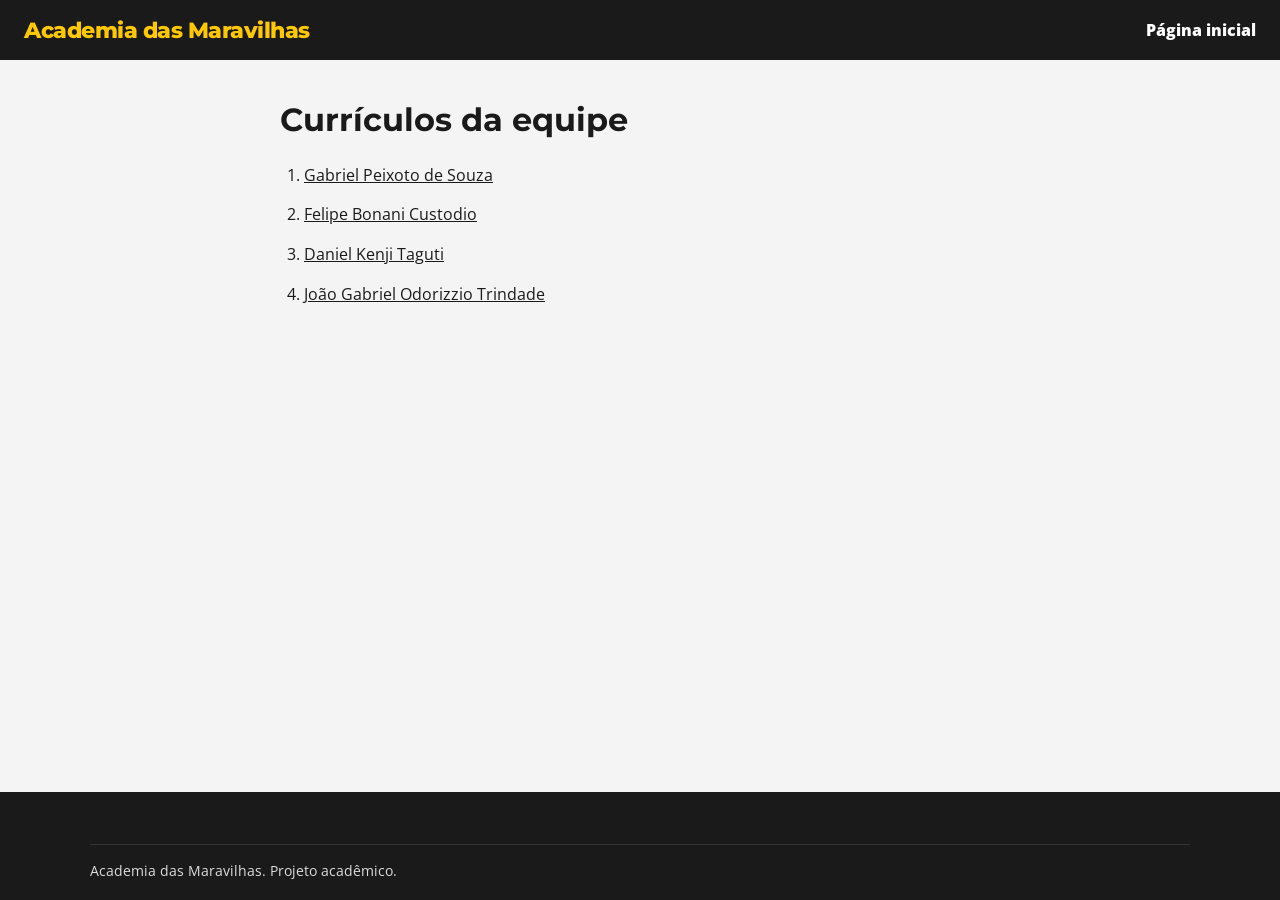
<file: curriculo.html>
<!DOCTYPE html>
<html lang="pt-BR">
<head>
  <meta charset="UTF-8">
  <meta name="viewport" content="width=device-width, initial-scale=1">
  <title>Currículos | Academia das Maravilhas</title>
  <link rel="preconnect" href="https://fonts.googleapis.com">
  <link href="https://fonts.googleapis.com/css2?family=Montserrat:wght@400;600;800&amp;family=Open+Sans:wght@400;600&amp;display=swap" rel="stylesheet">
  <link rel="stylesheet" href="style.css">
</head>
<body>
  <header class="topo topo-interno">
    <a class="logo" href="index.html">Academia das Maravilhas</a>
    <a class="topo-voltar" href="index.html">Página inicial</a>
  </header>

  <main class="curriculo">
    <h1>Currículos da equipe</h1>
    <ol class="lista-curriculos">
      <li><a href="curriculos/peixoto/index.html">Gabriel Peixoto de Souza</a></li>
      <li><a href="curriculos/bonani/index.html">Felipe Bonani Custodio</a></li>
      <li><a href="curriculos/daniel/index.html">Daniel Kenji Taguti</a></li>
      <li><a href="curriculos/joao/index.html">João Gabriel Odorizzio Trindade</a></li>
    </ol>
  </main>

  <footer class="rodape rodape-interno">
    <p class="copy">Academia das Maravilhas. Projeto acadêmico.</p>
  </footer>
</body>
</html>
</file>
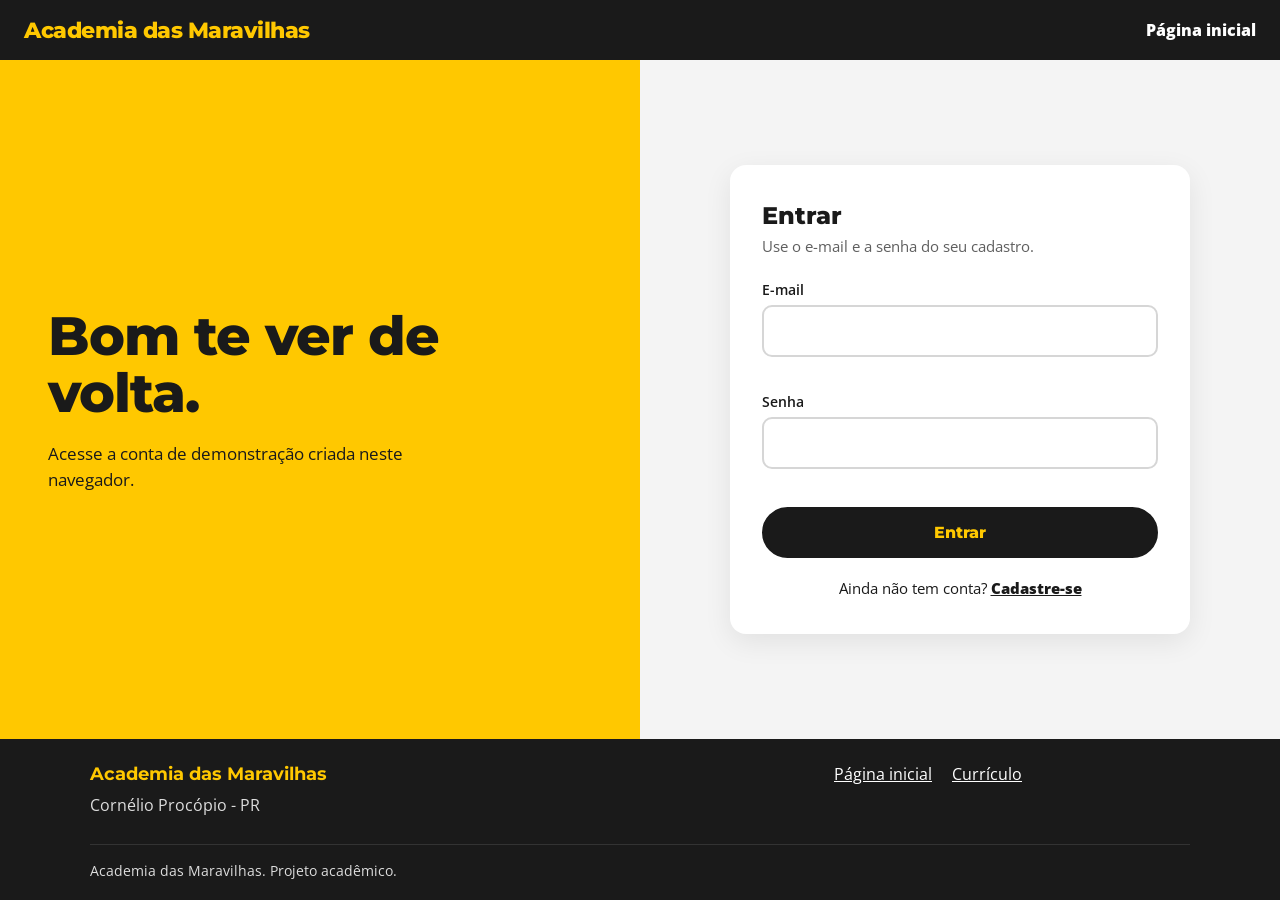
<file: login.html>
<!DOCTYPE html>
<html lang="pt-BR">
<head>
  <meta charset="UTF-8">
  <meta name="viewport" content="width=device-width, initial-scale=1">
  <title>Entrar | Academia das Maravilhas</title>
  <link rel="preconnect" href="https://fonts.googleapis.com">
  <link href="https://fonts.googleapis.com/css2?family=Montserrat:wght@400;600;800&amp;family=Open+Sans:wght@400;600&amp;display=swap" rel="stylesheet">
  <link rel="stylesheet" href="style.css">
</head>
<body>
  <header class="topo topo-interno">
    <a class="logo" href="index.html">Academia das Maravilhas</a>
    <a class="topo-voltar" href="index.html">Página inicial</a>
  </header>

  <main class="pagina">
    <section class="destaque">
      <h1>Bom te ver de volta.</h1>
      <p>Acesse a conta de demonstração criada neste navegador.</p>
    </section>

    <section class="painel">
      <div class="cartao">
        <h2>Entrar</h2>
        <p class="sub">Use o e-mail e a senha do seu cadastro.</p>

        <form id="form-login" novalidate>
          <div class="campo">
            <label for="email">E-mail</label>
            <input type="email" id="email" name="email" maxlength="254" autocomplete="email" aria-describedby="erro-email">
            <span id="erro-email" class="erro" aria-live="polite"></span>
          </div>

          <div class="campo">
            <label for="senha">Senha</label>
            <input type="password" id="senha" name="senha" maxlength="128" autocomplete="current-password" aria-describedby="erro-senha">
            <span id="erro-senha" class="erro" aria-live="polite"></span>
          </div>

          <div class="botoes">
            <button type="submit" class="btn btn-primario">Entrar</button>
          </div>

          <div id="mensagem" class="mensagem" role="status"></div>
        </form>

        <p class="alternar">Ainda não tem conta? <a href="cadastro.html">Cadastre-se</a></p>
      </div>
    </section>
  </main>

  <footer class="rodape rodape-interno">
    <div class="rodape-grade">
      <section>
        <h2>Academia das Maravilhas</h2>
        <p>Cornélio Procópio - PR</p>
      </section>
      <nav aria-label="Links do rodapé">
        <a href="index.html">Página inicial</a>
        <a href="curriculo.html">Currículo</a>
      </nav>
    </div>
    <p class="copy">Academia das Maravilhas. Projeto acadêmico.</p>
  </footer>

  <script src="usuarios.js"></script>
  <script src="senha.js"></script>
  <script src="login.js"></script>
</body>
</html>
</file>
<file: style.css>
/* ===== Variáveis: troque aqui para casar com o CSS do resto do site ===== */
:root {
  --amarelo: #ffc800;
  --amarelo-escuro: #e6b400;
  --preto: #1a1a1a;
  --cinza: #5f5f5f;
  --borda: #d6d6d6;
  --fundo: #f4f4f4;
  --erro: #c62828;
  --ok: #1b7a3d;
  --fonte: "Montserrat", "Segoe UI", Arial, sans-serif;
}

* { box-sizing: border-box; margin: 0; padding: 0; }

body {
  font-family: "Open Sans", var(--fonte);
  color: var(--preto);
  background: var(--fundo);
  min-height: 100vh;
  display: flex;
  flex-direction: column;
}

h1, h2, h3, .logo, .btn { font-family: var(--fonte); }

[hidden] { display: none !important; }

:focus-visible { outline: 3px solid #856800; outline-offset: 3px; }

/* Cabeçalho */
.topo {
  background: var(--preto);
  padding: 16px 24px;
}
.topo a {
  color: var(--amarelo);
  font-weight: 800;
  font-size: 1.4rem;
  text-decoration: none;
  letter-spacing: -0.5px;
}

.topo-interno {
  display: flex;
  align-items: center;
  justify-content: space-between;
  flex-wrap: wrap;
  gap: 12px;
}
.topo .topo-voltar { color: #fff; font-size: 1rem; letter-spacing: normal; }
.topo a:focus-visible, .rodape a:focus-visible { outline-color: var(--amarelo); }

/* Layout em duas colunas */
.pagina {
  flex: 1;
  display: grid;
  grid-template-columns: 1fr 1fr;
}
.destaque {
  background: var(--amarelo);
  padding: 64px 48px;
  display: flex;
  flex-direction: column;
  justify-content: center;
}
.destaque h1 {
  font-size: clamp(2rem, 4.5vw, 3.4rem);
  font-weight: 800;
  line-height: 1.05;
  letter-spacing: -1px;
  max-width: 14ch;
}
.destaque p {
  margin-top: 20px;
  font-size: 1.05rem;
  max-width: 36ch;
  line-height: 1.5;
}

.painel {
  display: flex;
  align-items: center;
  justify-content: center;
  padding: 40px 24px;
}
.cartao {
  background: #fff;
  width: 100%;
  max-width: 460px;
  padding: 36px 32px;
  border-radius: 16px;
  box-shadow: 0 8px 28px rgba(0, 0, 0, 0.08);
}
.cartao h2 {
  font-size: 1.5rem;
  font-weight: 800;
  margin-bottom: 6px;
}
.cartao .sub {
  color: var(--cinza);
  font-size: 0.95rem;
  margin-bottom: 24px;
}

/* Campos */
.campo { margin-bottom: 16px; }
.campo label {
  display: block;
  font-weight: 600;
  font-size: 0.9rem;
  margin-bottom: 6px;
}
.campo input[type="text"],
.campo input[type="email"],
.campo input[type="tel"],
.campo input[type="date"],
.campo input[type="password"],
.campo input[type="search"] {
  width: 100%;
  padding: 13px 14px;
  font: inherit;
  border: 2px solid var(--borda);
  border-radius: 10px;
  background: #fff;
  transition: border-color 0.15s;
}
.campo input:focus {
  outline: none;
  border-color: var(--preto);
  box-shadow: 0 0 0 3px var(--amarelo);
}
.campo.invalido input,
.campo input[aria-invalid="true"] { border-color: var(--erro); }
.campo.valido input { border-color: var(--ok); }
.erro {
  display: block;
  min-height: 1.1em;
  margin-top: 4px;
  font-size: 0.82rem;
  color: var(--erro);
}

.duas-colunas {
  display: grid;
  grid-template-columns: 1fr 1fr;
  gap: 12px;
}

.campo label.termos {
  display: flex;
  gap: 10px;
  align-items: flex-start;
  font-size: 0.9rem;
}
.termos input { margin-top: 3px; width: 18px; height: 18px; accent-color: var(--preto); }

/* Botões */
.botoes { display: flex; flex-wrap: wrap; gap: 12px; margin-top: 20px; }
.btn {
  font-family: var(--fonte);
  font-size: 1rem;
  font-weight: 800;
  padding: 14px 22px;
  border-radius: 999px;
  border: 2px solid var(--preto);
  cursor: pointer;
  transition: background 0.15s, color 0.15s;
}
.btn-primario { background: var(--preto); color: var(--amarelo); flex: 1; }
.btn:disabled { opacity: 0.7; cursor: default; }
.btn-primario:hover { background: #000; }
.btn-secundario { background: #fff; color: var(--preto); }
.btn-secundario:hover { background: var(--amarelo); }
.btn:focus-visible { outline: 3px solid var(--amarelo); outline-offset: 2px; }

.mensagem {
  margin-top: 16px;
  padding: 12px 14px;
  border-radius: 10px;
  font-weight: 600;
  font-size: 0.92rem;
}
.mensagem:empty { margin: 0; padding: 0; }
.mensagem.sucesso { display: block; background: #e5f5ea; color: var(--ok); }
.mensagem.falha { display: block; background: #fdeaea; color: var(--erro); }

.alternar { margin-top: 20px; text-align: center; font-size: 0.92rem; }
.alternar a { color: var(--preto); font-weight: 800; }

/* Rodapé */
.rodape { background: var(--preto); color: #ddd; padding: 40px 24px 20px; }
.rodape-grade {
  max-width: 1100px;
  margin: 0 auto;
  display: grid;
  grid-template-columns: 2fr 1fr;
  gap: 32px;
}
.rodape h2 { color: var(--amarelo); font-size: 1.1rem; margin-bottom: 10px; }
.rodape ul { list-style: none; }
.rodape li { margin-bottom: 6px; }
.rodape a { color: #fff; }
.rodape a:hover { color: var(--amarelo); }
.rodape .copy {
  max-width: 1100px;
  margin: 28px auto 0;
  padding-top: 16px;
  border-top: 1px solid #333;
  font-size: 0.85rem;
}

.rodape-interno { padding-top: 24px; }
.rodape-interno nav { display: flex; flex-wrap: wrap; align-content: start; gap: 12px 20px; }

.curriculo { flex: 1; width: 100%; max-width: 48rem; margin: 0 auto; padding: 2.5rem 1.5rem; }
.curriculo h1 { margin-bottom: 1rem; }
.curriculo ul { margin-top: 1.25rem; padding-left: 1.25rem; }
.curriculo li { margin-bottom: 0.5rem; }

/* Responsivo */
@media (max-width: 800px) {
  .pagina, .rodape-grade { grid-template-columns: 1fr; }
  .destaque { padding: 32px 24px; }
  .destaque p { display: none; }
  .duas-colunas { grid-template-columns: 1fr; gap: 0; }
}

.curriculo .lista-curriculos {
  margin-top: 1.25rem;
  padding-left: 1.5rem;
}

.lista-curriculos a {
  display: inline-block;
  padding: 0.3rem 0;
  color: var(--preto);
}
</file>
<file: index.css>
/* Estilos da página principal. Usa as variáveis e componentes de style.css */

/* Cabeçalho com menu */
.topo-nav {
  display: flex;
  align-items: center;
  justify-content: space-between;
  flex-wrap: wrap;
  gap: 12px;
  position: sticky;
  top: 0;
  z-index: 10;
}
.menu {
  list-style: none;
  display: flex;
  align-items: center;
  gap: 8px;
}
.menu a,
.menu button {
  color: #fff;
  font-family: var(--fonte);
  text-decoration: none;
  font-weight: 600;
  font-size: 0.92rem;
  padding: 8px 12px;
  border-radius: 999px;
  display: inline-flex;
  align-items: center;
  gap: 6px;
  transition: background 0.15s, color 0.15s;
}
.menu button { background: none; border: 0; cursor: pointer; }
.menu a:hover,
.menu button:hover,
.menu a:focus-visible,
.menu button:focus-visible { background: var(--amarelo); color: var(--preto); outline: none; }
.menu .menu-destaque { border: 2px solid var(--amarelo); color: var(--amarelo); }
.menu .menu-admin { color: var(--amarelo); }
.menu .menu-admin:hover,
.menu .menu-admin:focus-visible { color: var(--preto); }
.menu-botao {
  display: none;
  font: inherit;
  font-weight: 800;
  background: var(--amarelo);
  color: var(--preto);
  border: 0;
  padding: 8px 16px;
  border-radius: 999px;
  cursor: pointer;
}

/* Ícones */
.icone { width: 18px; height: 18px; flex-shrink: 0; }
.icone-card { width: 36px; height: 36px; color: #957300; margin-bottom: 8px; }

/* Mensagem de boas-vindas */
.boas-vindas {
  display: flex;
  align-items: center;
  justify-content: space-between;
  gap: 12px;
  background: var(--preto);
  color: var(--amarelo);
  padding: 12px 24px;
  font-weight: 600;
}
.boas-vindas button {
  background: none;
  border: 0;
  color: inherit;
  font-size: 1.6rem;
  line-height: 1;
  cursor: pointer;
}

/* Hero */
.hero {
  background: var(--amarelo);
  padding: 80px 24px;
}
.hero-texto { max-width: 1000px; margin: 0 auto; }
.hero h1 {
  font-size: clamp(2.2rem, 6vw, 4rem);
  font-weight: 800;
  line-height: 1.05;
  letter-spacing: -1px;
  max-width: 14ch;
}
.hero p { margin-top: 20px; font-size: 1.1rem; max-width: 46ch; line-height: 1.5; }
.hero .botoes { margin-top: 28px; flex-wrap: wrap; }
.hero .btn { text-decoration: none; text-align: center; }
.hero .btn-primario { flex: 0 0 auto; }
.hero .dica { font-weight: 600; min-height: 1.5em; }

/* Seções */
.secao { padding: 64px 24px; max-width: 1100px; margin: 0 auto; }
.secao h2 { font-size: 1.9rem; font-weight: 800; letter-spacing: -0.5px; }
.secao-sub { color: var(--cinza); margin: 6px 0 28px; }
.secao-escura { max-width: none; background: var(--preto); color: #fff; }
.secao-escura > * { max-width: 1100px; margin-left: auto; margin-right: auto; }
.secao-escura .secao-sub { color: #bbb; margin-left: auto; margin-right: auto; }

.grade {
  display: grid;
  grid-template-columns: repeat(3, 1fr);
  gap: 20px;
}
.card {
  background: #fff;
  border-radius: 16px;
  overflow: hidden;
  box-shadow: 0 8px 28px rgba(0, 0, 0, 0.08);
}
.card img { display: block; width: 100%; height: auto; }
.card-corpo { padding: 20px 22px 24px; }
.card h3 { font-size: 1.2rem; font-weight: 800; margin-bottom: 6px; }
.card p { color: var(--cinza); line-height: 1.5; }

/* Planos */
.planos {
  list-style: none;
  display: grid;
  grid-template-columns: repeat(3, 1fr);
  gap: 20px;
}
.plano {
  border: 2px solid #444;
  border-radius: 16px;
  padding: 28px 24px;
}
.plano-destaque { background: var(--amarelo); color: var(--preto); border-color: var(--amarelo); }
.plano h3 { font-weight: 800; font-size: 1.2rem; }
.preco { font-family: var(--fonte); font-weight: 800; font-size: 2.2rem; margin: 10px 0; }
.preco span { font-size: 0.9rem; font-weight: 600; }

/* Responsivo */
#inicio, #modalidades, #planos, #contato { scroll-margin-top: 4.75rem; }

@media (max-width: 1060px) {
  .topo-nav { position: static; }
  .topo-nav nav { width: 100%; }
  .menu-botao:not([hidden]) { display: inline-block; }
  .topo-nav nav.recolhivel:not(.aberto) { display: none; }
  .menu {
    display: flex;
    flex-direction: column;
    align-items: stretch;
    width: 100%;
  }
}

@media (max-width: 800px) {
  .grade, .planos { grid-template-columns: 1fr; }
  .hero { padding: 48px 24px; }
}
</file>
<file: curriculos/bonani/estilo.css>
/* CONFIGURAÇÕES GERAIS E FONTES */
* {
  box-sizing: border-box;
}

/* Seletor por Elemento + Contraste de Cores + Fonte Secundária */
body {
  background-color: #f4f6f9; /* Fundo claro */
  color: #2c3e50;            /* Texto escuro com alto contraste */
  font-family: 'Roboto', sans-serif; /* Fonte externa 1 */
  line-height: 1.6;
  margin: 0;
  padding: 20px;
}

/* Fonte Principal Externa para Títulos */
h1, h2, h3 {
  font-family: 'Montserrat', sans-serif; /* Fonte externa 2 */
  color: #1a252f;
}

/* Seletor por ID */
#titulo-principal {
  font-size: 2.2rem;
  color: #0056b3;
  margin-bottom: 5px;
}

/* Seletor por Classe */
.header {
  text-align: center;
  background-color: #ffffff;
  padding: 20px;
  border-radius: 8px;
  box-shadow: 0 2px 5px rgba(0,0,0,0.1);
  margin-bottom: 20px;
}

.subtitulo {
  font-weight: bold; /* Estilo de fonte 1: Negrito */
  color: #555555;
}

.periodo {
  font-style: italic; /* Estilo de fonte 2: Itálico */
  color: #6c757d;
}

/* Decoração de texto e estilização de Links */
a {
  color: #0056b3;
  text-decoration: underline; /* 1 Decoração de texto */
  font-weight: bold;
}

/* Seletor por Pseudo-classe (Hover para alterar cor do link) */
a:hover {
  color: #d9534f; /* Altera a cor ao passar o mouse */
  text-decoration: none;
}

/* Seletor por Atributo */
input[type="text"],
input[type="url"],
input[type="tel"] {
  width: 100%;
  padding: 8px;
  margin-top: 4px;
  border: 1px solid #ccc;
  border-radius: 4px;
}

/* Estilização Geral de Seções */
section {
  background-color: #ffffff;
  padding: 20px;
  margin-bottom: 20px;
  border-radius: 8px;
  box-shadow: 0 2px 4px rgba(0,0,0,0.05);
}

/* Estilização do Modal <dialog> */
dialog {
  border: none;
  border-radius: 8px;
  padding: 20px;
  box-shadow: 0 4px 12px rgba(0, 0, 0, 0.3);
  max-width: 400px;
  width: 90%;
}

dialog::backdrop {
  background-color: rgba(0, 0, 0, 0.5);
}

button {
  background-color: #0056b3;
  color: #ffffff;
  border: none;
  padding: 10px 15px;
  border-radius: 4px;
  cursor: pointer;
}

button:hover {
  background-color: #003d80;
}
</file>
<file: curriculos/navegacao.css>
.voltar-equipe {
  margin: 1rem auto;
  padding: 0 1rem;
  max-width: 56rem;
  text-align: center;
}

.voltar-equipe a {
  display: inline-block;
  padding: 0.65rem 1rem;
  border: 2px solid #1a1a1a;
  border-radius: 999px;
  background: #ffc800;
  color: #1a1a1a;
  font-weight: 700;
  text-decoration: none;
}

.voltar-equipe a:focus-visible {
  outline: 3px solid #1a1a1a;
  outline-offset: 3px;
}

body {
  overflow-wrap: anywhere;
}

img {
  max-width: 100%;
}
</file>
<file: curriculos/daniel/style.css>
@import url('https://fonts.googleapis.com/css2?family=Roboto&display=swap');


/* Estilo geral da página */

body {
    background-color: #e8e8e8;
    color: #222222;
    font-family: Arial, sans-serif;
    margin: 0;
}


/* Cabeçalho */

.header {
    width: 80%;
    margin: auto;
    background-color: white;
    color: #222222;
    text-align: left;
    padding: 20px;
}

.header figure {
    margin-left: 0;
}

.header p {
    font-family: Roboto, sans-serif;
    font-style: italic;
    color: #333333;
}


/* Foto */

.foto-perfil {
    width: 150px;
    height: 150px;
    border-radius: 50%;
    border: 3px solid #315a7d;
    object-fit: cover;
}


/* Parte principal */

main {
    width: 80%;
    margin: auto;
    background-color: white;
    padding: 20px;
}


/* Títulos */

h1 {
    color: #1f3f5b;
    text-decoration: underline;
}

h2 {
    color: #315a7d;
    border-bottom: 1px solid #315a7d;
}

h3 {
    color: #333333;
}


/* Parágrafos */

p {
    font-size: 16px;
}


/* Links */

a {
    color: #315a7d;
}


/* Pseudo-classe */

a:hover {
    color: #8b0000;
}


/* Seções */

.contato {
    margin-bottom: 20px;
}

.habilidades {
    margin-bottom: 20px;
}

.resumo {
    margin-bottom: 20px;
}

.ods {
    margin-bottom: 20px;
}

.educacao {
    margin-bottom: 20px;
}


/* Resumo */

.resumo p {
    font-style: italic;
}


/* Ícones */

.icone {
    vertical-align: middle;
}


/* Área de contato */

.area-contato {
    background-color: #f2f2f2;
    padding: 15px;
    margin-top: 20px;
}

.chamada-contato {
    color: #315a7d;
}


/* Seletor por ID */

#abrir-modal {
    background-color: #315a7d;
    color: white;
    padding: 10px;
}

#fechar-modal {
    background-color: gray;
    color: white;
    padding: 10px;
}

#modal-contato {
    background-color: white;
    border: 2px solid #315a7d;
}


/* Seletor por atributo */

input[type="text"] {
    background-color: #f5f5f5;
}

input[type="url"] {
    background-color: #f5f5f5;
}

input[type="tel"] {
    background-color: #f5f5f5;
}


/* Botões */

button {
    font-family: Arial, sans-serif;
    font-weight: bold;
}


/* Rodapé */

footer {
    width: 80%;
    margin: auto;
    background-color: #315a7d;
    color: white;
    text-align: center;
    padding: 10px 20px;
}
</file>
<file: curriculos/peixoto/style.css>
@import url('https://fonts.googleapis.com/css2?family=Montserrat:ital,wght@0,400;0,600;0,700;1,400&family=Roboto:ital,wght@0,400;0,700;1,400&display=swap');

body {
    margin: 0;
    padding: 30px 15px;
    background-color: #111827;
    color: #e5e7eb;
    font-family: 'Roboto', Arial, sans-serif; /* fonte externa */
    line-height: 1.6;
}

.curriculo {
    max-width: 850px;
    margin: 0 auto;
    padding: 35px;
    background-color: #1f2937;
    border-radius: 18px;
    box-shadow: 0 10px 30px rgba(0, 0, 0, 0.35);
}

.header {
    text-align: center;
    padding-bottom: 25px;
    border-bottom: 2px solid #60a5fa;
}

.foto-perfil {
    width: 150px;
    height: 150px;
    object-fit: cover;
    border-radius: 50%;
    border: 4px solid #60a5fa;
    box-shadow: 0 4px 15px rgba(0, 0, 0, 0.35);
}

#titulo-principal {
    margin: 15px 0 5px;
    color: #ffffff;
    font-family: 'Montserrat', Georgia, serif; /* segunda fonte */
    font-size: 2.2rem;
    font-weight: 700;
}

.header p {
    margin: 0;
    color: #93c5fd;
    font-style: italic;
}

h2 {
    color: #60a5fa;
    font-family: 'Montserrat', Georgia, serif;
    border-bottom: 1px solid #374151;
    padding-bottom: 6px;
}

h3 {
    color: #f3f4f6;
    font-family: 'Montserrat', Georgia, serif;
}

section p {
    color: #d1d5db;
}

.contato,
.habilidades,
.resumo,
.experiencia,
.educação {
    margin-top: 25px;
}

li {
    margin-bottom: 8px;
}

strong {
    font-weight: 700;
    color: #ffffff;
}

a {
    color: #93c5fd;
    text-decoration: none;
    transition: color 0.2s ease;
}

a:hover {
    color: #fbbf24;
    text-decoration: underline;
}

input[type="url"] {
    border-left: 4px solid #60a5fa;
}

input {
    width: 100%;
    box-sizing: border-box;
    margin-top: 5px;
    padding: 10px 12px;
    border: 1px solid #4b5563;
    border-radius: 8px;
    background-color: #111827;
    color: #ffffff;
    font-family: 'Roboto', Arial, sans-serif;
}

input:focus {
    outline: 2px solid #60a5fa;
    border-color: #60a5fa;
}

button {
    padding: 11px 18px;
    margin: 5px;
    border: none;
    border-radius: 8px;
    background-color: #2563eb;
    color: #ffffff;
    font-family: 'Montserrat', Georgia, serif;
    font-weight: 700;
    cursor: pointer;
    transition: background-color 0.2s ease;
}

button:hover {
    background-color: #1d4ed8;
}

.botao-contato {
    display: block;
    margin: 30px auto 5px;
}

dialog {
    width: min(90%, 450px);
    padding: 25px;
    border: 1px solid #60a5fa;
    border-radius: 14px;
    background-color: #1f2937;
    color: #e5e7eb;
    box-shadow: 0 15px 40px rgba(0, 0, 0, 0.5);
}

dialog::backdrop {
    background: rgba(0, 0, 0, 0.7);
}

dialog h2 {
    margin-top: 0;
}

@media (max-width: 600px) {
    .curriculo {
        padding: 22px;
    }

    #titulo-principal {
        font-size: 1.7rem;
    }
}
</file>
<file: admin.css>
.admin {
  flex: 1;
  width: 100%;
  max-width: 48rem;
  margin: 0 auto;
  padding: 2.5rem 1.5rem 3rem;
}

.admin__header h1 { font-size: clamp(1.75rem, 4vw, 2.5rem); }
.admin__header p { margin: 0.5rem 0 1.5rem; color: var(--cinza); }

.form {
  background: #fff;
  border-radius: 16px;
  padding: 1.5rem;
  box-shadow: 0 8px 28px rgba(0, 0, 0, 0.08);
}

.form__acoes,
.lista__acoes {
  display: flex;
  flex-wrap: wrap;
  gap: 0.75rem;
}

.form__acoes { margin-top: 1rem; }
.form__acoes .btn-primario { flex: 0 1 auto; }
.lista { margin-top: 2rem; }
.lista__topo { display: flex; align-items: center; gap: 0.75rem; margin-bottom: 1rem; }
.lista__topo h2 { font-size: 1.25rem; }

.contador {
  min-width: 1.8rem;
  padding: 0.15rem 0.6rem;
  text-align: center;
  font-size: 0.875rem;
  font-weight: 600;
  background: var(--amarelo);
  border-radius: 999px;
}

.lista__acoes { align-items: flex-end; margin-bottom: 0.75rem; }
.lista__acoes .campo { flex: 1 1 14rem; min-width: 0; margin: 0; }
.lista__mensagem:not(:empty) { margin: 0 0 0.75rem; }

.usuarios { list-style: none; display: grid; gap: 0.6rem; }
.usuario {
  background: #fff;
  border: 1px solid var(--borda);
  border-left: 4px solid var(--amarelo);
  border-radius: 10px;
  padding: 0.85rem 1rem;
  display: flex;
  justify-content: space-between;
  align-items: flex-start;
  gap: 0.75rem;
  flex-wrap: wrap;
}

.usuario__info { flex: 1 1 10rem; min-width: 0; overflow-wrap: anywhere; }
.usuario__nome { font-weight: 600; }
.usuario__email, .usuario__data { color: var(--cinza); font-size: 0.9rem; }
.usuario__acoes { display: flex; align-items: center; flex-wrap: wrap; gap: 0.6rem; }

.btn-perigo { color: var(--erro); background: #fff; border-color: currentColor; }
.btn-perigo:not(:disabled):hover { color: #fff; background: var(--erro); border-color: var(--erro); }
.usuario__excluir { padding: 0.45rem 0.85rem; }

.vazio {
  padding: 1.25rem;
  text-align: center;
  color: var(--cinza);
  background: #fff;
  border: 1px dashed var(--borda);
  border-radius: 10px;
}

@media (max-width: 480px) {
  .form__acoes .btn, .lista__acoes .btn { width: 100%; }
  .form__acoes .btn-primario { flex-basis: 100%; }
}
</file>
